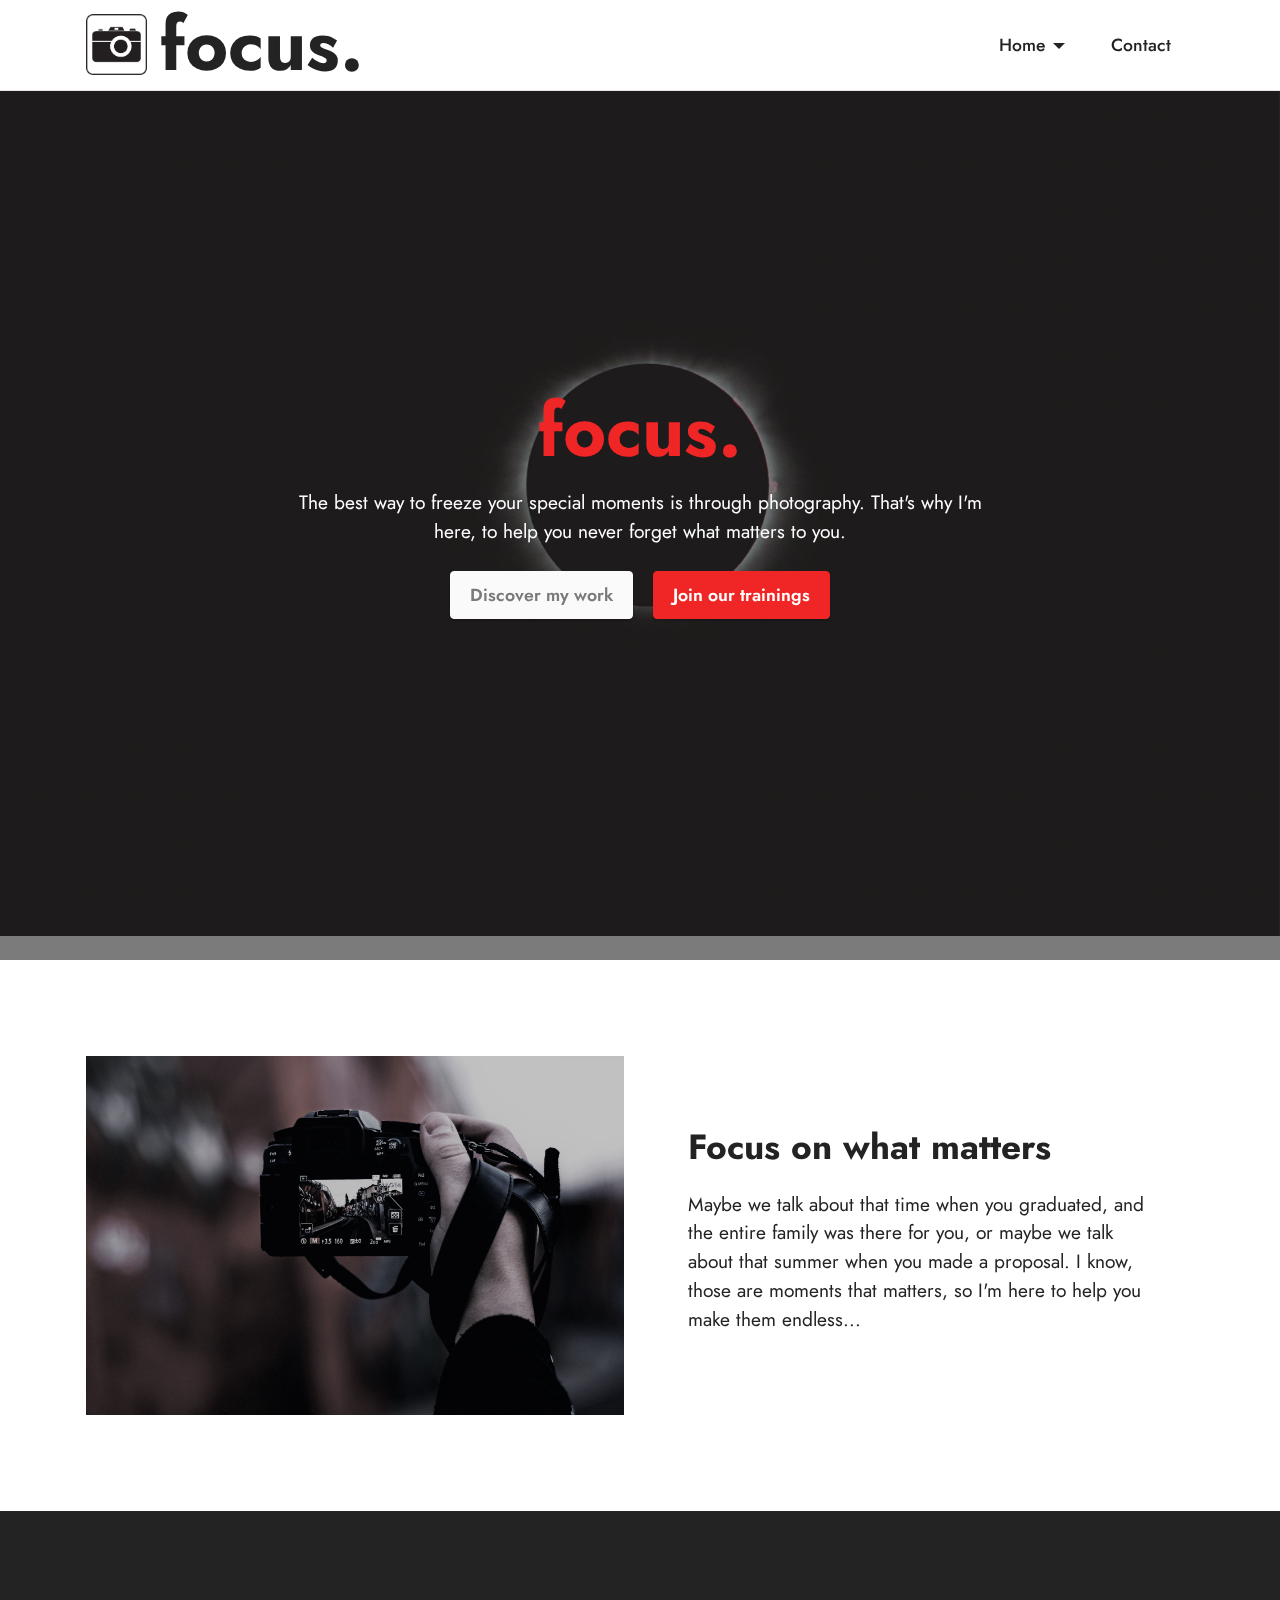
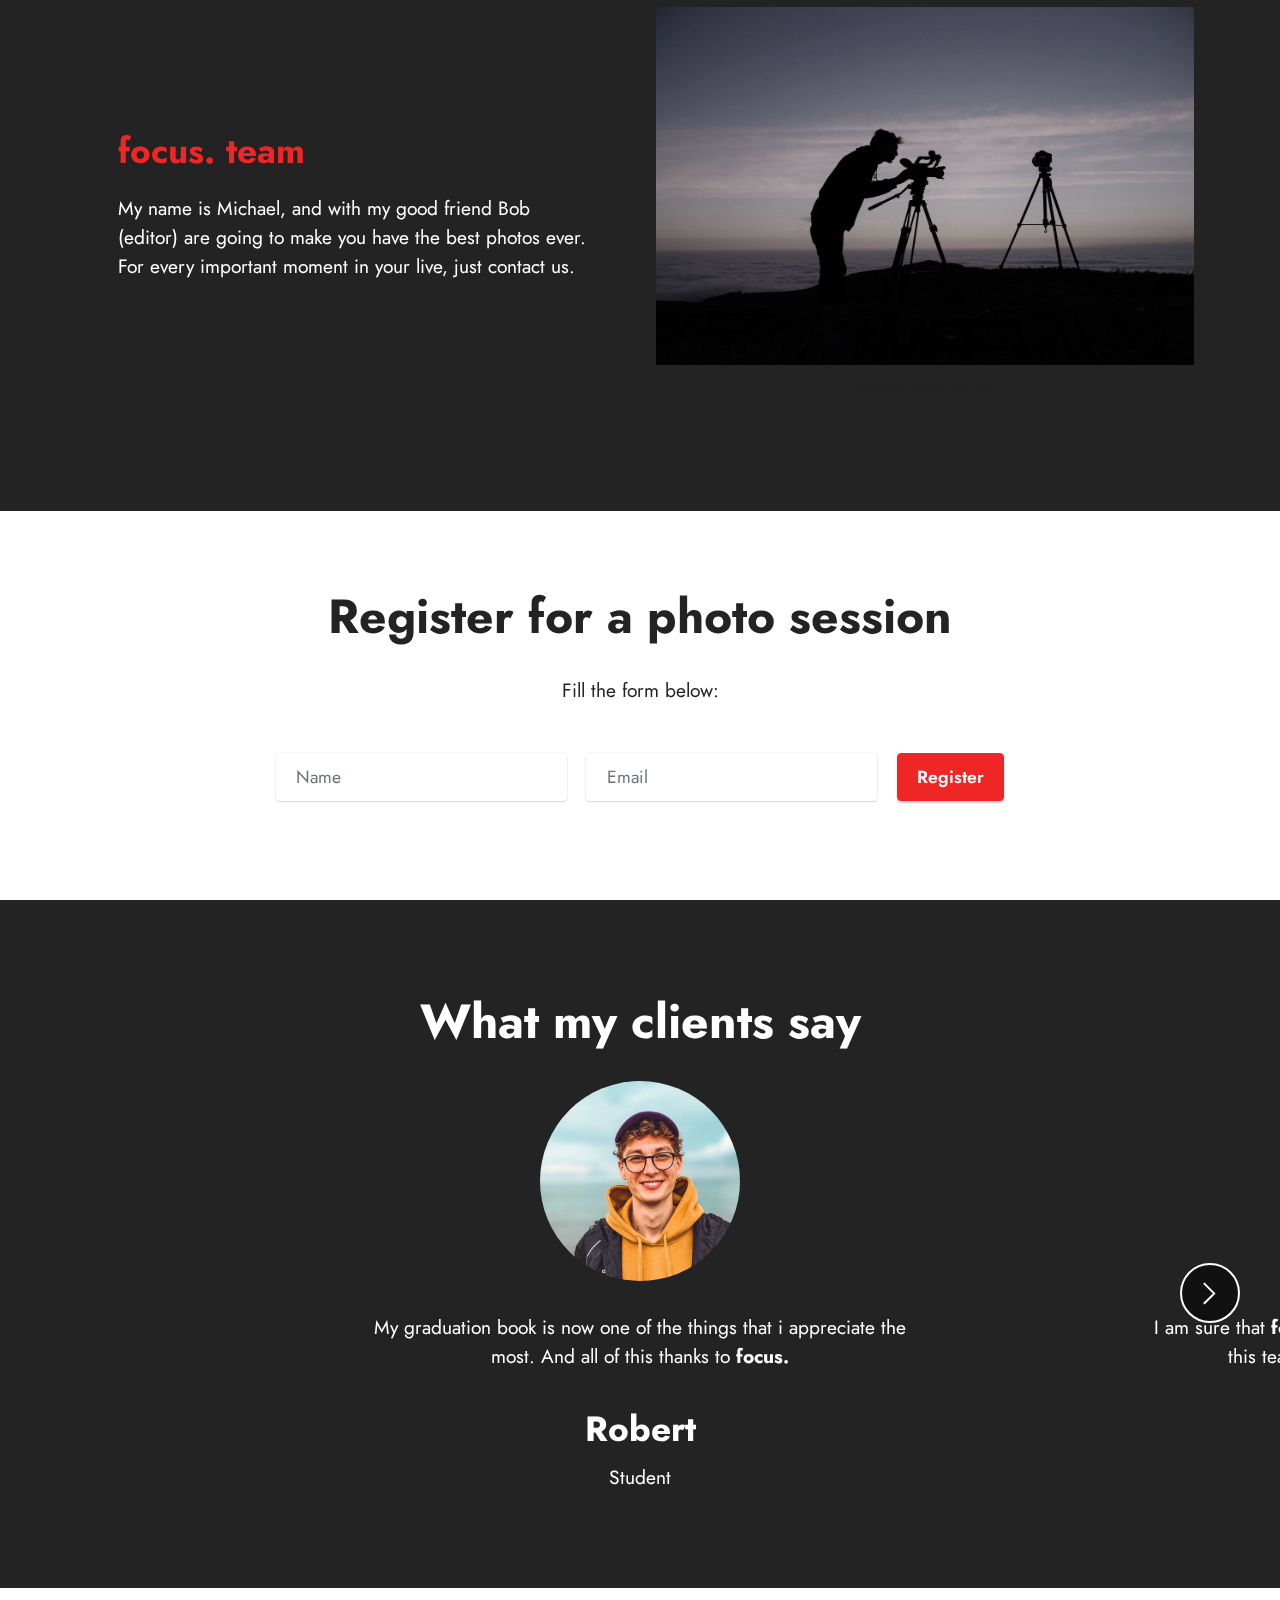
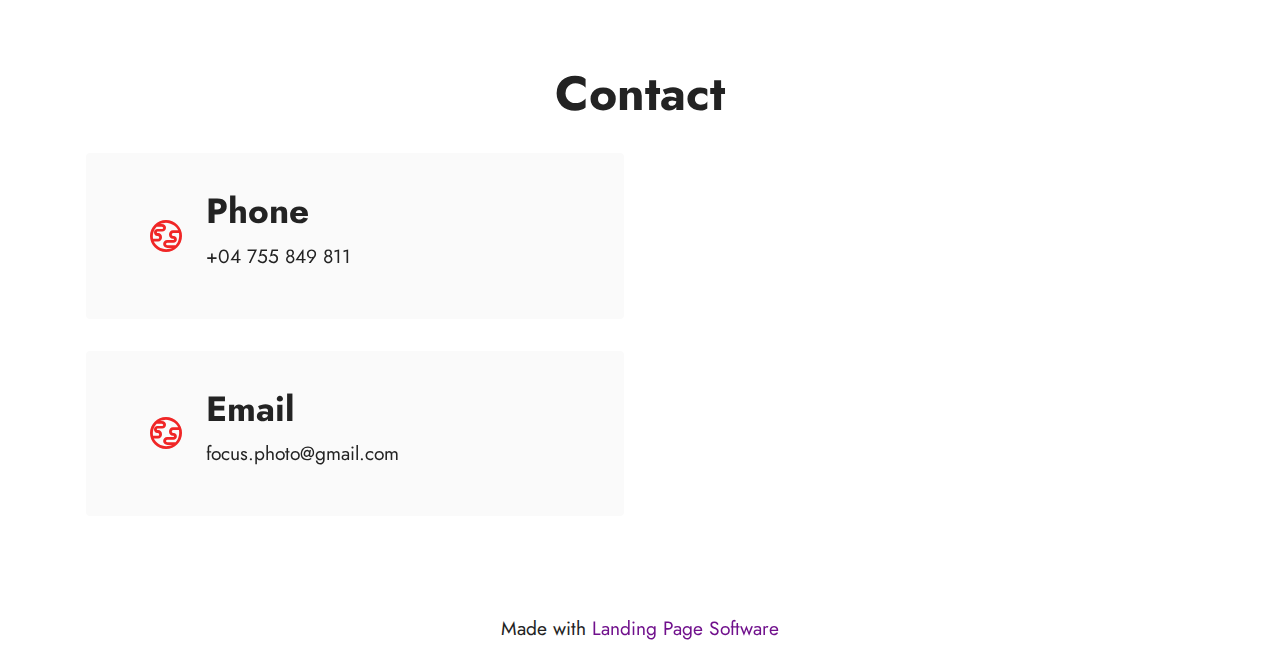
<file: index.html>
<!DOCTYPE html>
<html  >
<head>
  <!-- Site made with Mobirise Website Builder v5.7.4, https://mobirise.com -->
  <meta charset="UTF-8">
  <meta http-equiv="X-UA-Compatible" content="IE=edge">
  <meta name="generator" content="Mobirise v5.7.4, mobirise.com">
  <meta name="viewport" content="width=device-width, initial-scale=1, minimum-scale=1">
  <link rel="shortcut icon" href="assets/images/mbr-165x165.png" type="image/x-icon">
  <meta name="description" content="">
  
  
  <title>Home</title>
  <link rel="stylesheet" href="assets/web/assets/mobirise-icons2/mobirise2.css">
  <link rel="stylesheet" href="assets/bootstrap/css/bootstrap.min.css">
  <link rel="stylesheet" href="assets/bootstrap/css/bootstrap-grid.min.css">
  <link rel="stylesheet" href="assets/bootstrap/css/bootstrap-reboot.min.css">
  <link rel="stylesheet" href="assets/parallax/jarallax.css">
  <link rel="stylesheet" href="assets/dropdown/css/style.css">
  <link rel="stylesheet" href="assets/socicon/css/styles.css">
  <link rel="stylesheet" href="assets/theme/css/style.css">
  <link rel="preload" href="https://fonts.googleapis.com/css?family=Jost:100,200,300,400,500,600,700,800,900,100i,200i,300i,400i,500i,600i,700i,800i,900i&display=swap" as="style" onload="this.onload=null;this.rel='stylesheet'">
  <noscript><link rel="stylesheet" href="https://fonts.googleapis.com/css?family=Jost:100,200,300,400,500,600,700,800,900,100i,200i,300i,400i,500i,600i,700i,800i,900i&display=swap"></noscript>
  <link rel="preload" as="style" href="assets/mobirise/css/mbr-additional.css"><link rel="stylesheet" href="assets/mobirise/css/mbr-additional.css" type="text/css">

  
  
  
</head>
<body>
  
  <section data-bs-version="5.1" class="menu cid-s48OLK6784" once="menu" id="menu1-h">
    
    <nav class="navbar navbar-dropdown navbar-fixed-top navbar-expand-lg">
        <div class="container">
            <div class="navbar-brand">
                <span class="navbar-logo">
                    <a href="index.html">
                        <img src="assets/images/mbr-165x165.png" alt="Mobirise Website Builder" style="height: 3.8rem;">
                    </a>
                </span>
                <span class="navbar-caption-wrap"><a class="navbar-caption text-black text-primary display-1" href="index.html">focus.</a></span>
            </div>
            <button class="navbar-toggler" type="button" data-toggle="collapse" data-bs-toggle="collapse" data-target="#navbarSupportedContent" data-bs-target="#navbarSupportedContent" aria-controls="navbarNavAltMarkup" aria-expanded="false" aria-label="Toggle navigation">
                <div class="hamburger">
                    <span></span>
                    <span></span>
                    <span></span>
                    <span></span>
                </div>
            </button>
            <div class="collapse navbar-collapse" id="navbarSupportedContent">
                <ul class="navbar-nav nav-dropdown nav-right" data-app-modern-menu="true"><li class="nav-item dropdown"><a class="nav-link link text-black dropdown-toggle show display-4" href="https://mobirise.com" data-toggle="dropdown-submenu" data-bs-toggle="dropdown" data-bs-auto-close="outside" aria-expanded="false">Home</a><div class="dropdown-menu show" aria-labelledby="dropdown-333" data-bs-popper="none"><a class="text-black show dropdown-item text-primary display-4" href="page1.html">Photo Galery</a><a class="text-black dropdown-item text-primary display-4" href="page2.html#form4-w">Register</a></div></li><li class="nav-item"><a class="nav-link link text-black show text-primary display-4" href="index.html#contacts3-n">Contact</a></li></ul>
                
                
            </div>
        </div>
    </nav>

</section>

<section data-bs-version="5.1" class="header1 cid-s48MCQYojq mbr-fullscreen mbr-parallax-background" id="header1-f">

    

    <div class="mbr-overlay" style="opacity: 0.6; background-color: rgb(35, 35, 35);"></div>

    <div class="align-center container">
        <div class="row justify-content-center">
            <div class="col-12 col-lg-8">
                <h1 class="mbr-section-title mbr-fonts-style mb-3 display-1"><strong>foc</strong><strong>us.</strong></h1>
                
                <p class="mbr-text mbr-fonts-style display-7">The best way to freeze your special moments is through photography. That's why I'm here, to help you never forget what matters to you.<br></p>
                <div class="mbr-section-btn mt-3"><a class="btn btn-white display-4" href="page1.html">Discover my work</a> <a class="btn btn-secondary display-4" href="index.html#form2-p">Join our trainings</a></div>
            </div>
        </div>
    </div>
</section>

<section data-bs-version="5.1" class="image1 cid-tqp12RWLPQ" id="image1-s">
    

    
    

    <div class="container">
        <div class="row align-items-center">
            <div class="col-12 col-lg-6">
                <div class="image-wrapper">
                    <img src="assets/images/miha-jan-strehovec-5xatf-syisk-unsplash-1916x1277.jpg" alt="Mobirise Website Builder">
                    
                </div>
            </div>
            <div class="col-12 col-lg">
                <div class="text-wrapper">
                    <h3 class="mbr-section-title mbr-fonts-style mb-3 display-5"><strong>Focus on what matters</strong></h3>
                    <p class="mbr-text mbr-fonts-style display-7">
                        Maybe we talk about that time when you graduated, and the entire family was there for you, or maybe we talk about that summer when you made a proposal. I know, those are moments that matters, so I'm here to help you make them endless...</p>
                </div>
            </div>
        </div>
    </div>
</section>

<section data-bs-version="5.1" class="image2 cid-tqoVy04N62" id="image2-r">
    

    
    

    <div class="container">
        <div class="row align-items-center">
            <div class="col-12 col-lg-6">
                <div class="image-wrapper">
                    <img src="assets/images/kobu-agency-4h67ywxo2-m-unsplash-1-1256x837.jpg" alt="Mobirise Website Builder">
                    <p class="mbr-description mbr-fonts-style mt-2 align-center display-4">
                        Image Description</p>
                </div>
            </div>
            <div class="col-12 col-lg">
                <div class="text-wrapper">
                    <h3 class="mbr-section-title mbr-fonts-style mb-3 display-5">
                        <strong>focus. team</strong></h3>
                    <p class="mbr-text mbr-fonts-style display-7">
                        My name is Michael, and with my good friend Bob (editor) are going to make you have the best photos ever.<br>For every important moment in your live, just contact us.</p>
                </div>
            </div>
        </div>
    </div>
</section>

<section data-bs-version="5.1" class="form2 cid-tqoVoG9IbP" id="form2-p">

    

    
    
    <div class="container">
        <div class="row justify-content-center">
            <div class="col-lg-8 mx-auto mbr-form" data-form-type="formoid">
                <form action="https://mobirise.eu/" method="POST" class="mbr-form form-with-styler" data-form-title="Form Name"><input type="hidden" name="email" data-form-email="true" value="gu2CXxsAWrPuKbvvhdB3XAbd6AswgGlFv5aBUtCchTzPN8c87ywH373aeOP/NTIY5I/hWLzfZqH+tJBvnjVihbMTLYNYm9L9bFggYrasG9Qw1qvPzNcG14/ysRVUtXpj">
                    <div class="row">
                        <div hidden="hidden" data-form-alert="" class="alert alert-success col-12">Thanks for filling out the form!</div>
                        <div hidden="hidden" data-form-alert-danger="" class="alert alert-danger col-12">
                            Oops...! some problem!
                        </div>
                    </div>
                    <div class="dragArea row">
                        <div class="col-lg-12 col-md-12 col-sm-12">
                            <h1 class="mbr-section-title mb-4 align-center mbr-fonts-style display-2"><strong>Register for a photo session</strong></h1>
                        </div>
                        <div class="col-lg-12 col-md-12 col-sm-12">
                            <p class="mbr-text mbr-fonts-style mb-5 align-center display-7">Fill the form below:</p>
                        </div>
                        <div class="col-lg col-md col-12 form-group mb-3" data-for="email">
                            <input type="text" name="name" placeholder="Name" data-form-field="name" class="form-control" id="name-form2-p">
                        </div>
                        <div class="col-lg col-md col-12 form-group mb-3" data-for="email">
                            <input type="email" name="email" placeholder="Email" data-form-field="email" class="form-control" id="email-form2-p">
                        </div>
                        <div class="mbr-section-btn col-md-auto col"><button type="submit" class="btn btn-secondary display-4">Register</button></div>
                    </div>
                </form>
            </div>
        </div>
    </div>
</section>

<section data-bs-version="5.1" class="people5 mbr-embla cid-tqoEKbNhEu" id="people5-m">

    

    
    

    <div class="position-relative text-center">
        <h3 class="mb-4 mbr-fonts-style display-2">
            <strong>What my clients say</strong></h3>

        <div class="embla" data-skip-snaps="true" data-align="center" data-auto-play-interval="5" data-draggable="true">
            <div class="embla__viewport container-fluid">
                <div class="embla__container">
                    <div class="embla__slide slider-image item active" style="margin-left: 7rem; margin-right: 7rem;">
                        <div class="user">
                            <div class="user_image">
                                <div class="item-wrapper position-relative">
                                    <img src="assets/images/paul-kapischka-m58gp7tam54-unsplash-600x800.jpg" alt="Mobirise Website Builder" data-slide-to="1" data-bs-slide-to="1">
                                </div>
                            </div>
                            <div class="user_text mb-4">
                                <p class="mbr-fonts-style display-7">My graduation book is now one of the things that i appreciate the most. And all of this thanks to <strong>focus.</strong></p>
                            </div>
                            <div class="user_name mbr-fonts-style mb-2 display-5">
                                <strong>Robert</strong></div>
                            <div class="user_desk mbr-fonts-style display-7">
                                Student</div>
                        </div>
                    </div>
                    <div class="embla__slide slider-image item" style="margin-left: 7rem; margin-right: 7rem;">
                        <div class="user">
                            <div class="user_image">
                                <div class="item-wrapper position-relative">
                                    <img src="assets/images/michael-dam-mez3pofgs-k-unsplash-600x900.jpg" alt="Mobirise Website Builder" data-slide-to="2" data-bs-slide-to="2">
                                </div>
                            </div>
                            <div class="user_text mb-4">
                                <p class="mbr-fonts-style display-7">I am sure that <strong>focus.</strong> is the best choice for my wedding day because this team was there for me in my special moments.</p>
                            </div>
                            <div class="user_name mbr-fonts-style mb-2 display-5">
                                <strong>Linda</strong>
                            </div>
                            <div class="user_desk mbr-fonts-style display-7">
                                Bride to be</div>
                        </div>
                    </div>
                    <div class="embla__slide slider-image item" style="margin-left: 7rem; margin-right: 7rem;">
                        <div class="user">
                            <div class="user_image">
                                <div class="item-wrapper position-relative">
                                    <img src="assets/images/alex-mccarthy-rgkdwjoufh0-unsplash-600x800.jpg" alt="Mobirise Website Builder" data-slide-to="3" data-bs-slide-to="3">
                                </div>
                            </div>
                            <div class="user_text mb-4">
                                <p class="mbr-fonts-style display-7">
                                    Creativity, hard work, simplicity. Those words can perfectly describe what focus team means to me.</p>
                            </div>
                            <div class="user_name mbr-fonts-style mb-2 display-5">
                                <strong>Luc</strong></div>
                            <div class="user_desk mbr-fonts-style display-7">
                                Student</div>
                        </div>
                    </div>
                </div>
            </div>
            <button class="embla__button embla__button--prev">
                <span class="mobi-mbri mobi-mbri-arrow-prev mbr-iconfont" aria-hidden="true"></span>
                <span class="sr-only visually-hidden visually-hidden">Previous</span>
            </button>
            <button class="embla__button embla__button--next">
                <span class="mobi-mbri mobi-mbri-arrow-next mbr-iconfont" aria-hidden="true"></span>
                <span class="sr-only visually-hidden visually-hidden">Next</span>
            </button>
        </div>
    </div>
</section>

<section data-bs-version="5.1" class="contacts3 map1 cid-tqoRz4o0PN" id="contacts3-n">

    

    
    
    <div class="container">
        <div class="mbr-section-head">
            <h3 class="mbr-section-title mbr-fonts-style align-center mb-0 display-2">
                <strong>Contact</strong></h3>
            
        </div>
        <div class="row justify-content-center mt-4">
            <div class="card col-12 col-md-6">
                <div class="card-wrapper">
                    <div class="image-wrapper">
                        <span class="mbr-iconfont mobi-mbri-globe mobi-mbri" style="color: rgb(240, 38, 38); fill: rgb(240, 38, 38);"></span>
                    </div>
                    <div class="text-wrapper">
                        <h6 class="card-title mbr-fonts-style mb-1 display-5">
                            <strong>Phone</strong>
                        </h6>
                        <p class="mbr-text mbr-fonts-style display-7">+04 755 849 811</p>
                    </div>
                </div>
                <div class="card-wrapper">
                    <div class="image-wrapper">
                        <span class="mbr-iconfont mobi-mbri-globe mobi-mbri" style="color: rgb(240, 38, 38); fill: rgb(240, 38, 38);"></span>
                    </div>
                    <div class="text-wrapper">
                        <h6 class="card-title mbr-fonts-style mb-1 display-5">
                            <strong>Email</strong>
                        </h6>
                        <p class="mbr-text mbr-fonts-style display-7">focus.photo@gmail.com</p>
                    </div>
                </div>
            </div>
            <div class="map-wrapper col-12 col-md-6">
                <div class="google-map"><iframe frameborder="0" style="border:0" src="https://www.google.com/maps/embed/v1/place?key=AIzaSyDk89J4FSunMF33ruMVWJaJht_Ro0kvoXs&amp;q=Cluj-Napoca, Hasdeu, camin 1" allowfullscreen=""></iframe></div>
            </div>
        </div>
    </div>
</section><section class="display-7" style="padding: 0;align-items: center;justify-content: center;flex-wrap: wrap;    align-content: center;display: flex;position: relative;height: 4rem;"><a href="https://mobiri.se/2924070" style="flex: 1 1;height: 4rem;position: absolute;width: 100%;z-index: 1;"><img alt="" style="height: 4rem;" src="[data-uri]"></a><p style="margin: 0;text-align: center;" class="display-7">Made with &#8204;</p><a style="z-index:1" href="https://mobirise.com/builder/landing-page-software.html">Landing Page Software</a></section><script src="assets/bootstrap/js/bootstrap.bundle.min.js"></script>  <script src="assets/parallax/jarallax.js"></script>  <script src="assets/smoothscroll/smooth-scroll.js"></script>  <script src="assets/ytplayer/index.js"></script>  <script src="assets/embla/embla.min.js"></script>  <script src="assets/embla/script.js"></script>  <script src="assets/dropdown/js/navbar-dropdown.js"></script>  <script src="assets/theme/js/script.js"></script>  <script src="assets/formoid/formoid.min.js"></script>  
  
  
</body>
</html>
</file>
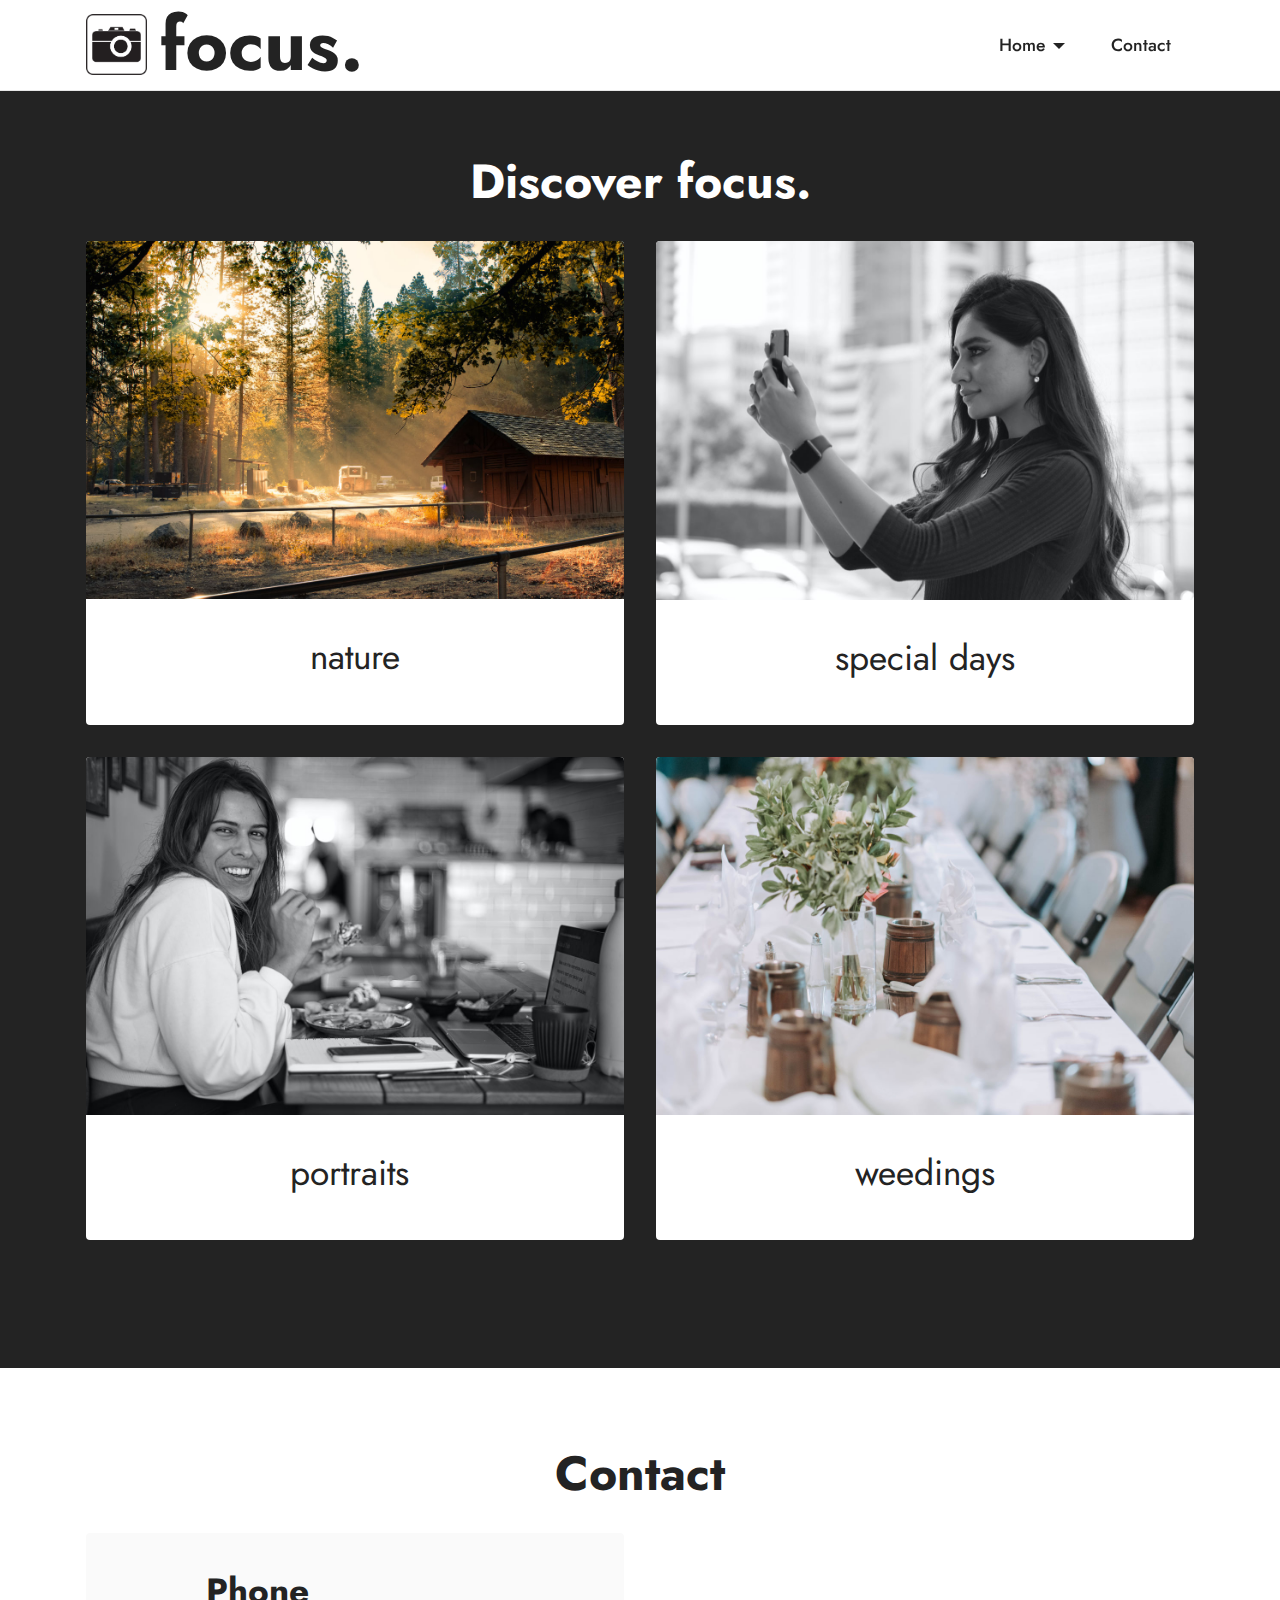
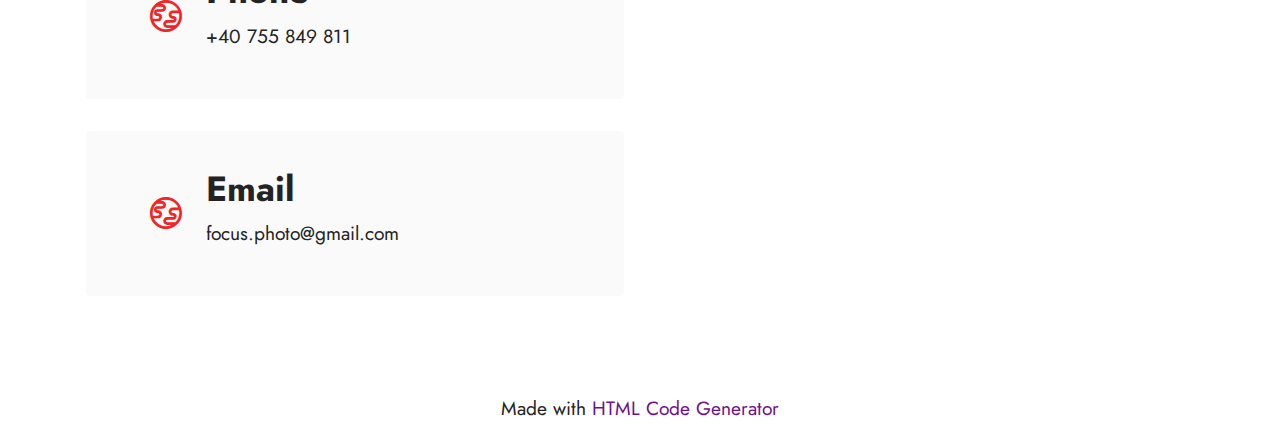
<file: page1.html>
<!DOCTYPE html>
<html  >
<head>
  <!-- Site made with Mobirise Website Builder v5.7.4, https://mobirise.com -->
  <meta charset="UTF-8">
  <meta http-equiv="X-UA-Compatible" content="IE=edge">
  <meta name="generator" content="Mobirise v5.7.4, mobirise.com">
  <meta name="viewport" content="width=device-width, initial-scale=1, minimum-scale=1">
  <link rel="shortcut icon" href="assets/images/mbr-165x165.png" type="image/x-icon">
  <meta name="description" content="">
  
  
  <title>My work</title>
  <link rel="stylesheet" href="assets/web/assets/mobirise-icons2/mobirise2.css">
  <link rel="stylesheet" href="assets/bootstrap/css/bootstrap.min.css">
  <link rel="stylesheet" href="assets/bootstrap/css/bootstrap-grid.min.css">
  <link rel="stylesheet" href="assets/bootstrap/css/bootstrap-reboot.min.css">
  <link rel="stylesheet" href="assets/dropdown/css/style.css">
  <link rel="stylesheet" href="assets/socicon/css/styles.css">
  <link rel="stylesheet" href="assets/theme/css/style.css">
  <link rel="preload" href="https://fonts.googleapis.com/css?family=Jost:100,200,300,400,500,600,700,800,900,100i,200i,300i,400i,500i,600i,700i,800i,900i&display=swap" as="style" onload="this.onload=null;this.rel='stylesheet'">
  <noscript><link rel="stylesheet" href="https://fonts.googleapis.com/css?family=Jost:100,200,300,400,500,600,700,800,900,100i,200i,300i,400i,500i,600i,700i,800i,900i&display=swap"></noscript>
  <link rel="preload" as="style" href="assets/mobirise/css/mbr-additional.css"><link rel="stylesheet" href="assets/mobirise/css/mbr-additional.css" type="text/css">

  
  
  
</head>
<body>
  
  <section data-bs-version="5.1" class="menu cid-s48OLK6784" once="menu" id="menu1-t">
    
    <nav class="navbar navbar-dropdown navbar-fixed-top navbar-expand-lg">
        <div class="container">
            <div class="navbar-brand">
                <span class="navbar-logo">
                    <a href="index.html">
                        <img src="assets/images/mbr-165x165.png" alt="Mobirise Website Builder" style="height: 3.8rem;">
                    </a>
                </span>
                <span class="navbar-caption-wrap"><a class="navbar-caption text-black text-primary display-1" href="index.html">focus.</a></span>
            </div>
            <button class="navbar-toggler" type="button" data-toggle="collapse" data-bs-toggle="collapse" data-target="#navbarSupportedContent" data-bs-target="#navbarSupportedContent" aria-controls="navbarNavAltMarkup" aria-expanded="false" aria-label="Toggle navigation">
                <div class="hamburger">
                    <span></span>
                    <span></span>
                    <span></span>
                    <span></span>
                </div>
            </button>
            <div class="collapse navbar-collapse" id="navbarSupportedContent">
                <ul class="navbar-nav nav-dropdown nav-right" data-app-modern-menu="true"><li class="nav-item dropdown"><a class="nav-link link text-black dropdown-toggle show display-4" href="https://mobirise.com" data-toggle="dropdown-submenu" data-bs-toggle="dropdown" data-bs-auto-close="outside" aria-expanded="false">Home</a><div class="dropdown-menu show" aria-labelledby="dropdown-333" data-bs-popper="none"><a class="text-black show dropdown-item text-primary display-4" href="page1.html">Photo Galery</a><a class="text-black dropdown-item text-primary display-4" href="page2.html#form4-w">Register</a></div></li><li class="nav-item"><a class="nav-link link text-black show text-primary display-4" href="index.html#contacts3-n">Contact</a></li></ul>
                
                
            </div>
        </div>
    </nav>

</section>

<section data-bs-version="5.1" class="gallery2 cid-tqpoQfdQEI" id="gallery2-u">
    
    
    <div class="container">
        <div class="mbr-section-head">
            <h4 class="mbr-section-title mbr-fonts-style align-center mb-0 display-2"><strong>Discover focus.</strong></h4>
            
        </div>
        <div class="row mt-4">
            
            
            <div class="item features-image сol-12 col-md-6 col-lg-6 active">
                <div class="item-wrapper">
                    <div class="item-img">
                        <img src="assets/images/stefano-d-andrea-uxisw4vk1gm-unsplash-1256x837.jpg" alt="Mobirise Website Builder" data-slide-to="0" data-bs-slide-to="0">
                    </div>
                    <div class="item-content">
                        <h5 class="item-title mbr-fonts-style display-5">nature</h5>
                        
                        
                    </div>
                    
                </div>
            </div><div class="item features-image сol-12 col-md-6 col-lg-6">
                <div class="item-wrapper">
                    <div class="item-img">
                        <img src="assets/images/abdalla-m-zxyvmuew8ok-unsplash-1256x838.jpg" alt="Mobirise Website Builder" title="" data-slide-to="1" data-bs-slide-to="1">
                    </div>
                    <div class="item-content">
                        <h5 class="item-title mbr-fonts-style display-5">special days</h5>
                        
                        
                    </div>
                    
                </div>
            </div><div class="item features-image сol-12 col-md-6 col-lg-6">
                <div class="item-wrapper">
                    <div class="item-img">
                        <img src="assets/images/abdalla-m-yc3wivrak-w-unsplash-1-1256x837.jpg" alt="Mobirise Website Builder" data-slide-to="2" data-bs-slide-to="2">
                    </div>
                    <div class="item-content">
                        <h5 class="item-title mbr-fonts-style display-5">portraits&nbsp;</h5>
                        
                        
                    </div>
                    
                </div>
            </div><div class="item features-image сol-12 col-md-6 col-lg-6">
                <div class="item-wrapper">
                    <div class="item-img">
                        <img src="assets/images/samantha-gades-6vl0fgvydiy-unsplash-1256x838.jpg" alt="Mobirise Website Builder" data-slide-to="3" data-bs-slide-to="3">
                    </div>
                    <div class="item-content">
                        <h5 class="item-title mbr-fonts-style display-5">weedings</h5>
                        
                        
                    </div>
                    
                </div>
            </div>
            
        </div>
    </div>
</section>

<section data-bs-version="5.1" class="contacts3 map1 cid-tqpwU1ZV1f" id="contacts3-z">

    

    
    
    <div class="container">
        <div class="mbr-section-head">
            <h3 class="mbr-section-title mbr-fonts-style align-center mb-0 display-2">
                <strong>Contact</strong></h3>
            
        </div>
        <div class="row justify-content-center mt-4">
            <div class="card col-12 col-md-6">
                <div class="card-wrapper">
                    <div class="image-wrapper">
                        <span class="mbr-iconfont mobi-mbri-globe mobi-mbri" style="color: rgb(240, 38, 38); fill: rgb(240, 38, 38);"></span>
                    </div>
                    <div class="text-wrapper">
                        <h6 class="card-title mbr-fonts-style mb-1 display-5">
                            <strong>Phone</strong>
                        </h6>
                        <p class="mbr-text mbr-fonts-style display-7">+40 755 849 811</p>
                    </div>
                </div>
                <div class="card-wrapper">
                    <div class="image-wrapper">
                        <span class="mbr-iconfont mobi-mbri-globe mobi-mbri" style="color: rgb(240, 38, 38); fill: rgb(240, 38, 38);"></span>
                    </div>
                    <div class="text-wrapper">
                        <h6 class="card-title mbr-fonts-style mb-1 display-5">
                            <strong>Email</strong>
                        </h6>
                        <p class="mbr-text mbr-fonts-style display-7">
                            <a href="mailto:info@site.com" class="text-black">focus.photo@gmail.com</a>
                        </p>
                    </div>
                </div>
            </div>
            <div class="map-wrapper col-12 col-md-6">
                <div class="google-map"><iframe frameborder="0" style="border:0" src="https://www.google.com/maps/embed/v1/place?key=AIzaSyDk89J4FSunMF33ruMVWJaJht_Ro0kvoXs&amp;q=Cluj-Napoca, Hasdeu, camin 1" allowfullscreen=""></iframe></div>
            </div>
        </div>
    </div>
</section><section class="display-7" style="padding: 0;align-items: center;justify-content: center;flex-wrap: wrap;    align-content: center;display: flex;position: relative;height: 4rem;"><a href="https://mobiri.se/2924070" style="flex: 1 1;height: 4rem;position: absolute;width: 100%;z-index: 1;"><img alt="" style="height: 4rem;" src="[data-uri]"></a><p style="margin: 0;text-align: center;" class="display-7">Made with  &#8204;</p><a style="z-index:1" href="https://mobirise.com/builder/html-code-generator.html">HTML Code Generator</a></section><script src="assets/bootstrap/js/bootstrap.bundle.min.js"></script>  <script src="assets/smoothscroll/smooth-scroll.js"></script>  <script src="assets/ytplayer/index.js"></script>  <script src="assets/dropdown/js/navbar-dropdown.js"></script>  <script src="assets/theme/js/script.js"></script>  
  
  
</body>
</html>
</file>
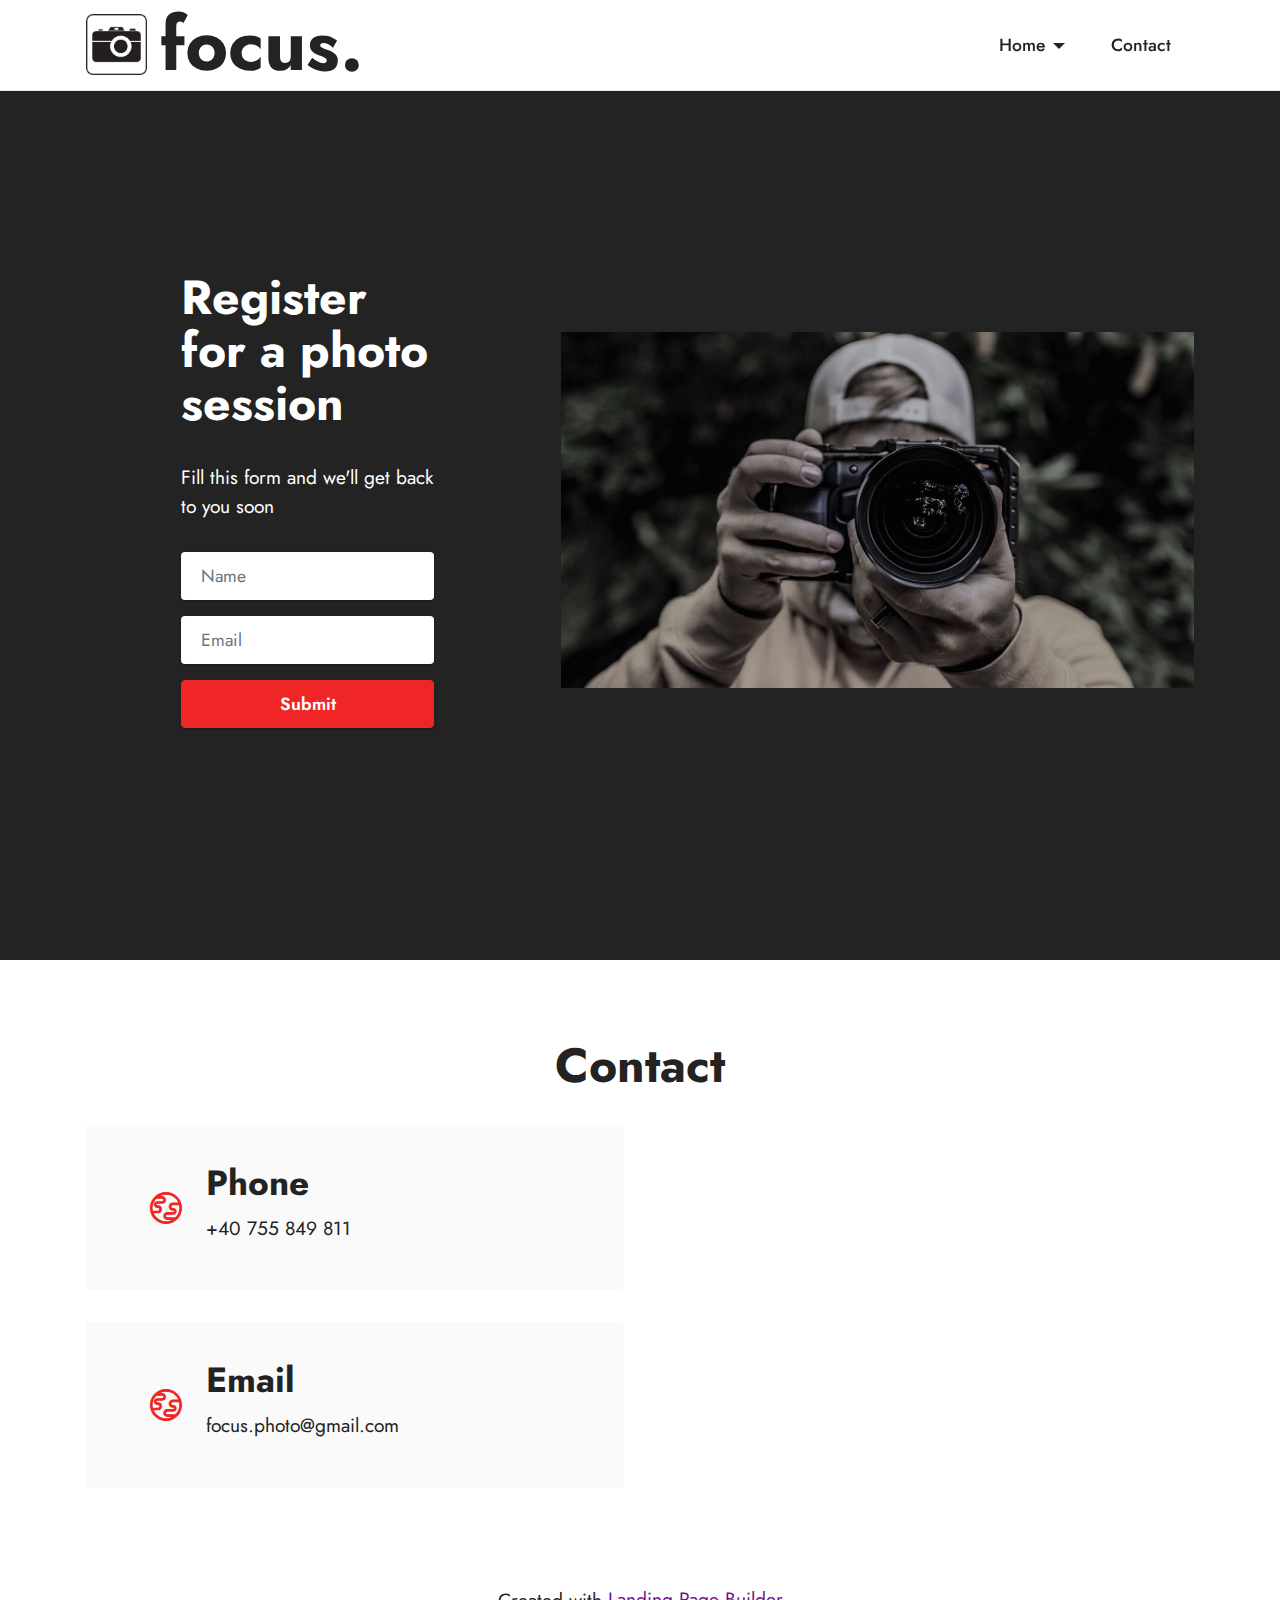
<file: page2.html>
<!DOCTYPE html>
<html  >
<head>
  <!-- Site made with Mobirise Website Builder v5.7.4, https://mobirise.com -->
  <meta charset="UTF-8">
  <meta http-equiv="X-UA-Compatible" content="IE=edge">
  <meta name="generator" content="Mobirise v5.7.4, mobirise.com">
  <meta name="viewport" content="width=device-width, initial-scale=1, minimum-scale=1">
  <link rel="shortcut icon" href="assets/images/mbr-165x165.png" type="image/x-icon">
  <meta name="description" content="">
  
  
  <title>register</title>
  <link rel="stylesheet" href="assets/web/assets/mobirise-icons2/mobirise2.css">
  <link rel="stylesheet" href="assets/bootstrap/css/bootstrap.min.css">
  <link rel="stylesheet" href="assets/bootstrap/css/bootstrap-grid.min.css">
  <link rel="stylesheet" href="assets/bootstrap/css/bootstrap-reboot.min.css">
  <link rel="stylesheet" href="assets/dropdown/css/style.css">
  <link rel="stylesheet" href="assets/socicon/css/styles.css">
  <link rel="stylesheet" href="assets/theme/css/style.css">
  <link rel="preload" href="https://fonts.googleapis.com/css?family=Jost:100,200,300,400,500,600,700,800,900,100i,200i,300i,400i,500i,600i,700i,800i,900i&display=swap" as="style" onload="this.onload=null;this.rel='stylesheet'">
  <noscript><link rel="stylesheet" href="https://fonts.googleapis.com/css?family=Jost:100,200,300,400,500,600,700,800,900,100i,200i,300i,400i,500i,600i,700i,800i,900i&display=swap"></noscript>
  <link rel="preload" as="style" href="assets/mobirise/css/mbr-additional.css"><link rel="stylesheet" href="assets/mobirise/css/mbr-additional.css" type="text/css">

  
  
  
</head>
<body>
  
  <section data-bs-version="5.1" class="menu cid-s48OLK6784" once="menu" id="menu1-v">
    
    <nav class="navbar navbar-dropdown navbar-fixed-top navbar-expand-lg">
        <div class="container">
            <div class="navbar-brand">
                <span class="navbar-logo">
                    <a href="index.html">
                        <img src="assets/images/mbr-165x165.png" alt="Mobirise Website Builder" style="height: 3.8rem;">
                    </a>
                </span>
                <span class="navbar-caption-wrap"><a class="navbar-caption text-black text-primary display-1" href="index.html">focus.</a></span>
            </div>
            <button class="navbar-toggler" type="button" data-toggle="collapse" data-bs-toggle="collapse" data-target="#navbarSupportedContent" data-bs-target="#navbarSupportedContent" aria-controls="navbarNavAltMarkup" aria-expanded="false" aria-label="Toggle navigation">
                <div class="hamburger">
                    <span></span>
                    <span></span>
                    <span></span>
                    <span></span>
                </div>
            </button>
            <div class="collapse navbar-collapse" id="navbarSupportedContent">
                <ul class="navbar-nav nav-dropdown nav-right" data-app-modern-menu="true"><li class="nav-item dropdown"><a class="nav-link link text-black dropdown-toggle show display-4" href="https://mobirise.com" data-toggle="dropdown-submenu" data-bs-toggle="dropdown" data-bs-auto-close="outside" aria-expanded="false">Home</a><div class="dropdown-menu show" aria-labelledby="dropdown-333" data-bs-popper="none"><a class="text-black show dropdown-item text-primary display-4" href="page1.html">Photo Galery</a><a class="text-black dropdown-item text-primary display-4" href="page2.html#form4-w">Register</a></div></li><li class="nav-item"><a class="nav-link link text-black show text-primary display-4" href="index.html#contacts3-n">Contact</a></li></ul>
                
                
            </div>
        </div>
    </nav>

</section>

<section data-bs-version="5.1" class="form4 cid-tqprhS1SKj mbr-fullscreen" id="form4-w">

    

    

    <div class="container">
        <div class="row content-wrapper justify-content-center">
            <div class="col-lg-3 offset-lg-1 mbr-form" data-form-type="formoid">
                <form action="https://mobirise.eu/" method="POST" class="mbr-form form-with-styler" data-form-title="Form Name"><input type="hidden" name="email" data-form-email="true" value="VNf/UUInHVJfpqKqnpRtqFVbIVAEJWrrUuNGNqvqwu57yg07SQtPbS0giA+pZZ6x2d6tm2tojf5J0Sq0KEtnO02sK385RFDLYRg4IMZeH1Crks34faboNy8F6hL/iyfM">
                    <div class="row">
                        <div hidden="hidden" data-form-alert="" class="alert alert-success col-12">Thanks for filling out the form!</div>
                        <div hidden="hidden" data-form-alert-danger="" class="alert alert-danger col-12">
                            Oops...! some problem!
                        </div>
                    </div>
                    <div class="dragArea row">
                        <div class="col-lg-12 col-md-12 col-sm-12">
                            <h1 class="mbr-section-title mb-4 display-2"><strong>Register for a photo session</strong></h1>
                        </div>
                        <div class="col-lg-12 col-md-12 col-sm-12">
                            <p class="mbr-text mbr-fonts-style mb-4 display-7">
                                Fill this form and we'll get back to you soon</p>
                        </div>
                        <div class="col-lg-12 col-md col-12 form-group mb-3" data-for="name">
                            <input type="text" name="name" placeholder="Name" data-form-field="name" class="form-control" value="" id="name-form4-w">
                        </div>
                        <div class="col-lg-12 col-md col-12 form-group mb-3" data-for="email">
                            <input type="email" name="email" placeholder="Email" data-form-field="email" class="form-control" value="" id="email-form4-w">
                        </div>
                        <div class="col-12 col-md-auto mbr-section-btn">
                            <button type="submit" class="btn btn-secondary display-4">Submit</button>
                        </div>
                    </div>
                </form>
            </div>
            <div class="col-lg-7 offset-lg-1 col-12">
                <div class="image-wrapper">
                    <img class="w-100" src="assets/images/cody-scott-milewski-rungkof36zm-unsplash-1-1476x830.jpeg" alt="Mobirise Website Builder">
                </div>
            </div>
        </div>
    </div>
</section>

<section data-bs-version="5.1" class="contacts3 map1 cid-tqprrPLSfC" id="contacts3-x">

    

    
    
    <div class="container">
        <div class="mbr-section-head">
            <h3 class="mbr-section-title mbr-fonts-style align-center mb-0 display-2">
                <strong>Contact</strong></h3>
            
        </div>
        <div class="row justify-content-center mt-4">
            <div class="card col-12 col-md-6">
                <div class="card-wrapper">
                    <div class="image-wrapper">
                        <span class="mbr-iconfont mobi-mbri-globe mobi-mbri" style="color: rgb(240, 38, 38); fill: rgb(240, 38, 38);"></span>
                    </div>
                    <div class="text-wrapper">
                        <h6 class="card-title mbr-fonts-style mb-1 display-5">
                            <strong>Phone</strong>
                        </h6>
                        <p class="mbr-text mbr-fonts-style display-7">+40 755 849 811</p>
                    </div>
                </div>
                <div class="card-wrapper">
                    <div class="image-wrapper">
                        <span class="mbr-iconfont mobi-mbri-globe mobi-mbri" style="color: rgb(240, 38, 38); fill: rgb(240, 38, 38);"></span>
                    </div>
                    <div class="text-wrapper">
                        <h6 class="card-title mbr-fonts-style mb-1 display-5">
                            <strong>Email</strong>
                        </h6>
                        <p class="mbr-text mbr-fonts-style display-7">
                            <a href="mailto:info@site.com" class="text-black">focus.photo@gmail.com</a>
                        </p>
                    </div>
                </div>
            </div>
            <div class="map-wrapper col-12 col-md-6">
                <div class="google-map"><iframe frameborder="0" style="border:0" src="https://www.google.com/maps/embed/v1/place?key=AIzaSyDk89J4FSunMF33ruMVWJaJht_Ro0kvoXs&amp;q=Cluj-Napoca, Hasdeu, camin 1" allowfullscreen=""></iframe></div>
            </div>
        </div>
    </div>
</section><section class="display-7" style="padding: 0;align-items: center;justify-content: center;flex-wrap: wrap;    align-content: center;display: flex;position: relative;height: 4rem;"><a href="https://mobiri.se/2924070" style="flex: 1 1;height: 4rem;position: absolute;width: 100%;z-index: 1;"><img alt="" style="height: 4rem;" src="[data-uri]"></a><p style="margin: 0;text-align: center;" class="display-7">Created with &#8204;</p><a style="z-index:1" href="https://mobirise.com/builder/landing-page-builder.html">Landing Page Builder</a></section><script src="assets/bootstrap/js/bootstrap.bundle.min.js"></script>  <script src="assets/smoothscroll/smooth-scroll.js"></script>  <script src="assets/ytplayer/index.js"></script>  <script src="assets/dropdown/js/navbar-dropdown.js"></script>  <script src="assets/theme/js/script.js"></script>  <script src="assets/formoid/formoid.min.js"></script>  
  
  
</body>
</html>
</file>
<file: assets/web/assets/mobirise-icons2/mobirise2.css>
@font-face {
  font-family: 'Moririse2';
  font-display: swap;
  src:  url('mobirise2.eot?f2bix4');
  src:  url('mobirise2.eot?f2bix4#iefix') format('embedded-opentype'),
    url('mobirise2.ttf?f2bix4') format('truetype'),
    url('mobirise2.woff?f2bix4') format('woff'),
    url('mobirise2.svg?f2bix4#mobirise2') format('svg');
  font-weight: normal;
  font-style: normal;
}

[class^="mobi-"], [class*=" mobi-"] {
  /* use !important to prevent issues with browser extensions that change fonts */
  font-family: 'Moririse2' !important;
  speak: none;
  font-style: normal;
  font-weight: normal;
  font-variant: normal;
  text-transform: none;
  line-height: 1;

  /* Better Font Rendering =========== */
  -webkit-font-smoothing: antialiased;
  -moz-osx-font-smoothing: grayscale;
}

.mobi-mbri-add-submenu:before {
  content: "\e900";
}
.mobi-mbri-alert:before {
  content: "\e901";
}
.mobi-mbri-align-center:before {
  content: "\e902";
}
.mobi-mbri-align-justify:before {
  content: "\e903";
}
.mobi-mbri-align-left:before {
  content: "\e904";
}
.mobi-mbri-align-right:before {
  content: "\e905";
}
.mobi-mbri-android:before {
  content: "\e906";
}
.mobi-mbri-apple:before {
  content: "\e907";
}
.mobi-mbri-arrow-down:before {
  content: "\e908";
}
.mobi-mbri-arrow-next:before {
  content: "\e909";
}
.mobi-mbri-arrow-prev:before {
  content: "\e90a";
}
.mobi-mbri-arrow-up:before {
  content: "\e90b";
}
.mobi-mbri-bold:before {
  content: "\e90c";
}
.mobi-mbri-bookmark:before {
  content: "\e90d";
}
.mobi-mbri-bootstrap:before {
  content: "\e90e";
}
.mobi-mbri-briefcase:before {
  content: "\e90f";
}
.mobi-mbri-browse:before {
  content: "\e910";
}
.mobi-mbri-bulleted-list:before {
  content: "\e911";
}
.mobi-mbri-calendar:before {
  content: "\e912";
}
.mobi-mbri-camera:before {
  content: "\e913";
}
.mobi-mbri-cart-add:before {
  content: "\e914";
}
.mobi-mbri-cart-full:before {
  content: "\e915";
}
.mobi-mbri-cash:before {
  content: "\e916";
}
.mobi-mbri-change-style:before {
  content: "\e917";
}
.mobi-mbri-chat:before {
  content: "\e918";
}
.mobi-mbri-clock:before {
  content: "\e919";
}
.mobi-mbri-close:before {
  content: "\e91a";
}
.mobi-mbri-cloud:before {
  content: "\e91b";
}
.mobi-mbri-code:before {
  content: "\e91c";
}
.mobi-mbri-contact-form:before {
  content: "\e91d";
}
.mobi-mbri-credit-card:before {
  content: "\e91e";
}
.mobi-mbri-cursor-click:before {
  content: "\e91f";
}
.mobi-mbri-cust-feedback:before {
  content: "\e920";
}
.mobi-mbri-database:before {
  content: "\e921";
}
.mobi-mbri-delivery:before {
  content: "\e922";
}
.mobi-mbri-desktop:before {
  content: "\e923";
}
.mobi-mbri-devices:before {
  content: "\e924";
}
.mobi-mbri-down:before {
  content: "\e925";
}
.mobi-mbri-download-2:before {
  content: "\e926";
}
.mobi-mbri-download:before {
  content: "\e927";
}
.mobi-mbri-drag-n-drop-2:before {
  content: "\e928";
}
.mobi-mbri-drag-n-drop:before {
  content: "\e929";
}
.mobi-mbri-edit-2:before {
  content: "\e92a";
}
.mobi-mbri-edit:before {
  content: "\e92b";
}
.mobi-mbri-error:before {
  content: "\e92c";
}
.mobi-mbri-extension:before {
  content: "\e92d";
}
.mobi-mbri-features:before {
  content: "\e92e";
}
.mobi-mbri-file:before {
  content: "\e92f";
}
.mobi-mbri-flag:before {
  content: "\e930";
}
.mobi-mbri-folder:before {
  content: "\e931";
}
.mobi-mbri-gift:before {
  content: "\e932";
}
.mobi-mbri-github:before {
  content: "\e933";
}
.mobi-mbri-globe-2:before {
  content: "\e934";
}
.mobi-mbri-globe:before {
  content: "\e935";
}
.mobi-mbri-growing-chart:before {
  content: "\e936";
}
.mobi-mbri-hearth:before {
  content: "\e937";
}
.mobi-mbri-help:before {
  content: "\e938";
}
.mobi-mbri-home:before {
  content: "\e939";
}
.mobi-mbri-hot-cup:before {
  content: "\e93a";
}
.mobi-mbri-idea:before {
  content: "\e93b";
}
.mobi-mbri-image-gallery:before {
  content: "\e93c";
}
.mobi-mbri-image-slider:before {
  content: "\e93d";
}
.mobi-mbri-info:before {
  content: "\e93e";
}
.mobi-mbri-italic:before {
  content: "\e93f";
}
.mobi-mbri-key:before {
  content: "\e940";
}
.mobi-mbri-laptop:before {
  content: "\e941";
}
.mobi-mbri-layers:before {
  content: "\e942";
}
.mobi-mbri-left-right:before {
  content: "\e943";
}
.mobi-mbri-left:before {
  content: "\e944";
}
.mobi-mbri-letter:before {
  content: "\e945";
}
.mobi-mbri-like:before {
  content: "\e946";
}
.mobi-mbri-link:before {
  content: "\e947";
}
.mobi-mbri-lock:before {
  content: "\e948";
}
.mobi-mbri-login:before {
  content: "\e949";
}
.mobi-mbri-logout:before {
  content: "\e94a";
}
.mobi-mbri-magic-stick:before {
  content: "\e94b";
}
.mobi-mbri-map-pin:before {
  content: "\e94c";
}
.mobi-mbri-menu:before {
  content: "\e94d";
}
.mobi-mbri-mobile-2:before {
  content: "\e94e";
}
.mobi-mbri-mobile-horizontal:before {
  content: "\e94f";
}
.mobi-mbri-mobile:before {
  content: "\e950";
}
.mobi-mbri-mobirise:before {
  content: "\e951";
}
.mobi-mbri-more-horizontal:before {
  content: "\e952";
}
.mobi-mbri-more-vertical:before {
  content: "\e953";
}
.mobi-mbri-music:before {
  content: "\e954";
}
.mobi-mbri-new-file:before {
  content: "\e955";
}
.mobi-mbri-numbered-list:before {
  content: "\e956";
}
.mobi-mbri-opened-folder:before {
  content: "\e957";
}
.mobi-mbri-pages:before {
  content: "\e958";
}
.mobi-mbri-paper-plane:before {
  content: "\e959";
}
.mobi-mbri-paperclip:before {
  content: "\e95a";
}
.mobi-mbri-phone:before {
  content: "\e95b";
}
.mobi-mbri-photo:before {
  content: "\e95c";
}
.mobi-mbri-photos:before {
  content: "\e95d";
}
.mobi-mbri-pin:before {
  content: "\e95e";
}
.mobi-mbri-play:before {
  content: "\e95f";
}
.mobi-mbri-plus:before {
  content: "\e960";
}
.mobi-mbri-preview:before {
  content: "\e961";
}
.mobi-mbri-print:before {
  content: "\e962";
}
.mobi-mbri-protect:before {
  content: "\e963";
}
.mobi-mbri-question:before {
  content: "\e964";
}
.mobi-mbri-quote-left:before {
  content: "\e965";
}
.mobi-mbri-quote-right:before {
  content: "\e966";
}
.mobi-mbri-redo:before {
  content: "\e967";
}
.mobi-mbri-refresh:before {
  content: "\e968";
}
.mobi-mbri-responsive-2:before {
  content: "\e969";
}
.mobi-mbri-responsive:before {
  content: "\e96a";
}
.mobi-mbri-right:before {
  content: "\e96b";
}
.mobi-mbri-rocket:before {
  content: "\e96c";
}
.mobi-mbri-sad-face:before {
  content: "\e96d";
}
.mobi-mbri-sale:before {
  content: "\e96e";
}
.mobi-mbri-save:before {
  content: "\e96f";
}
.mobi-mbri-search:before {
  content: "\e970";
}
.mobi-mbri-setting-2:before {
  content: "\e971";
}
.mobi-mbri-setting-3:before {
  content: "\e972";
}
.mobi-mbri-setting:before {
  content: "\e973";
}
.mobi-mbri-share:before {
  content: "\e974";
}
.mobi-mbri-shopping-bag:before {
  content: "\e975";
}
.mobi-mbri-shopping-basket:before {
  content: "\e976";
}
.mobi-mbri-shopping-cart:before {
  content: "\e977";
}
.mobi-mbri-sites:before {
  content: "\e978";
}
.mobi-mbri-smile-face:before {
  content: "\e979";
}
.mobi-mbri-speed:before {
  content: "\e97a";
}
.mobi-mbri-star:before {
  content: "\e97b";
}
.mobi-mbri-success:before {
  content: "\e97c";
}
.mobi-mbri-sun:before {
  content: "\e97d";
}
.mobi-mbri-sun2:before {
  content: "\e97e";
}
.mobi-mbri-tablet-vertical:before {
  content: "\e97f";
}
.mobi-mbri-tablet:before {
  content: "\e980";
}
.mobi-mbri-target:before {
  content: "\e981";
}
.mobi-mbri-timer:before {
  content: "\e982";
}
.mobi-mbri-to-ftp:before {
  content: "\e983";
}
.mobi-mbri-to-local-drive:before {
  content: "\e984";
}
.mobi-mbri-touch-swipe:before {
  content: "\e985";
}
.mobi-mbri-touch:before {
  content: "\e986";
}
.mobi-mbri-trash:before {
  content: "\e987";
}
.mobi-mbri-underline:before {
  content: "\e988";
}
.mobi-mbri-undo:before {
  content: "\e989";
}
.mobi-mbri-unlink:before {
  content: "\e98a";
}
.mobi-mbri-unlock:before {
  content: "\e98b";
}
.mobi-mbri-up-down:before {
  content: "\e98c";
}
.mobi-mbri-up:before {
  content: "\e98d";
}
.mobi-mbri-update:before {
  content: "\e98e";
}
.mobi-mbri-upload-2:before {
  content: "\e98f";
}
.mobi-mbri-upload:before {
  content: "\e990";
}
.mobi-mbri-user-2:before {
  content: "\e991";
}
.mobi-mbri-user:before {
  content: "\e992";
}
.mobi-mbri-users:before {
  content: "\e993";
}
.mobi-mbri-video-play:before {
  content: "\e994";
}
.mobi-mbri-video:before {
  content: "\e995";
}
.mobi-mbri-watch:before {
  content: "\e996";
}
.mobi-mbri-website-theme-2:before {
  content: "\e997";
}
.mobi-mbri-website-theme:before {
  content: "\e998";
}
.mobi-mbri-wifi:before {
  content: "\e999";
}
.mobi-mbri-windows:before {
  content: "\e99a";
}
.mobi-mbri-zoom-in:before {
  content: "\e99b";
}
.mobi-mbri-zoom-out:before {
  content: "\e99c";
}
</file>
<file: assets/parallax/jarallax.css>
.jarallax {
    position: relative;
    z-index: 0;
}
.jarallax > .jarallax-img {
    position: absolute;
    object-fit: cover;
    /* support for plugin https://github.com/bfred-it/object-fit-images */
    font-family: 'object-fit: cover;';
    top: 0;
    left: 0;
    width: 100%;
    height: 100%;
    z-index: -1;
}
</file>
<file: assets/dropdown/css/style.css>
.navbar-dropdown {
  left: 0;
  padding: 0;
  position: absolute;
  right: 0;
  top: 0;
  transition: all 0.45s ease;
  z-index: 1030;
  background: #282828; }
  .navbar-dropdown .navbar-logo {
    margin-right: 0.8rem;
    transition: margin 0.3s ease-in-out;
    vertical-align: middle; }
    .navbar-dropdown .navbar-logo img {
      height: 3.125rem;
      transition: all 0.3s ease-in-out; }
    .navbar-dropdown .navbar-logo.mbr-iconfont {
      font-size: 3.125rem;
      line-height: 3.125rem; }
  .navbar-dropdown .navbar-caption {
    font-weight: 700;
    white-space: normal;
    vertical-align: -4px;
    line-height: 3.125rem !important; }
    .navbar-dropdown .navbar-caption, .navbar-dropdown .navbar-caption:hover {
      color: inherit;
      text-decoration: none; }
  .navbar-dropdown .mbr-iconfont + .navbar-caption {
    vertical-align: -1px; }
  .navbar-dropdown.navbar-fixed-top {
    position: fixed; }
  .navbar-dropdown .navbar-brand span {
    vertical-align: -4px; }
  .navbar-dropdown.bg-color.transparent {
    background: none; }
  .navbar-dropdown.navbar-short .navbar-brand {
    padding: 0.625rem 0; }
    .navbar-dropdown.navbar-short .navbar-brand span {
      vertical-align: -1px; }
  .navbar-dropdown.navbar-short .navbar-caption {
    line-height: 2.375rem !important;
    vertical-align: -2px; }
  .navbar-dropdown.navbar-short .navbar-logo {
    margin-right: 0.5rem; }
    .navbar-dropdown.navbar-short .navbar-logo img {
      height: 2.375rem; }
    .navbar-dropdown.navbar-short .navbar-logo.mbr-iconfont {
      font-size: 2.375rem;
      line-height: 2.375rem; }
  .navbar-dropdown.navbar-short .mbr-table-cell {
    height: 3.625rem; }
  .navbar-dropdown .navbar-close {
    left: 0.6875rem;
    position: fixed;
    top: 0.75rem;
    z-index: 1000; }
  .navbar-dropdown .hamburger-icon {
    content: "";
    display: inline-block;
    vertical-align: middle;
    width: 16px;
    -webkit-box-shadow: 0 -6px 0 1px #282828,0 0 0 1px #282828,0 6px 0 1px #282828;
    -moz-box-shadow: 0 -6px 0 1px #282828,0 0 0 1px #282828,0 6px 0 1px #282828;
    box-shadow: 0 -6px 0 1px #282828,0 0 0 1px #282828,0 6px 0 1px #282828; }

.dropdown-menu .dropdown-toggle[data-toggle="dropdown-submenu"]::after {
  border-bottom: 0.35em solid transparent;
  border-left: 0.35em solid;
  border-right: 0;
  border-top: 0.35em solid transparent;
  margin-left: 0.3rem; }

.dropdown-menu .dropdown-item:focus {
  outline: 0; }

.nav-dropdown {
  font-size: 0.75rem;
  font-weight: 500;
  height: auto !important; }
  .nav-dropdown .nav-btn {
    padding-left: 1rem; }
  .nav-dropdown .link {
    margin: .667em 1.667em;
    font-weight: 500;
    padding: 0;
    transition: color .2s ease-in-out; }
    .nav-dropdown .link.dropdown-toggle {
      margin-right: 2.583em; }
      .nav-dropdown .link.dropdown-toggle::after {
        margin-left: .25rem;
        border-top: 0.35em solid;
        border-right: 0.35em solid transparent;
        border-left: 0.35em solid transparent;
        border-bottom: 0; }
      .nav-dropdown .link.dropdown-toggle[aria-expanded="true"] {
        margin: 0;
        padding: 0.667em 3.263em  0.667em 1.667em; }
  .nav-dropdown .link::after,
  .nav-dropdown .dropdown-item::after {
    color: inherit; }
  .nav-dropdown .btn {
    font-size: 0.75rem;
    font-weight: 700;
    letter-spacing: 0;
    margin-bottom: 0;
    padding-left: 1.25rem;
    padding-right: 1.25rem; }
  .nav-dropdown .dropdown-menu {
    border-radius: 0;
    border: 0;
    left: 0;
    margin: 0;
    padding-bottom: 1.25rem;
    padding-top: 1.25rem;
    position: relative; }
  .nav-dropdown .dropdown-submenu {
    margin-left: 0.125rem;
    top: 0; }
  .nav-dropdown .dropdown-item {
    font-weight: 500;
    line-height: 2;
    padding: 0.3846em 4.615em 0.3846em 1.5385em;
    position: relative;
    transition: color .2s ease-in-out, background-color .2s ease-in-out; }
    .nav-dropdown .dropdown-item::after {
      margin-top: -0.3077em;
      position: absolute;
      right: 1.1538em;
      top: 50%; }
    .nav-dropdown .dropdown-item:focus, .nav-dropdown .dropdown-item:hover {
      background: none; }

@media (max-width: 767px) {
  .nav-dropdown.navbar-toggleable-sm {
    bottom: 0;
    display: none;
    left: 0;
    overflow-x: hidden;
    position: fixed;
    top: 0;
    transform: translateX(-100%);
    -ms-transform: translateX(-100%);
    -webkit-transform: translateX(-100%);
    width: 18.75rem;
    z-index: 999; } }
.nav-dropdown.navbar-toggleable-xl {
  bottom: 0;
  display: none;
  left: 0;
  overflow-x: hidden;
  position: fixed;
  top: 0;
  transform: translateX(-100%);
  -ms-transform: translateX(-100%);
  -webkit-transform: translateX(-100%);
  width: 18.75rem;
  z-index: 999; }

.nav-dropdown-sm {
  display: block !important;
  overflow-x: hidden;
  overflow: auto;
  padding-top: 3.875rem; }
  .nav-dropdown-sm::after {
    content: "";
    display: block;
    height: 3rem;
    width: 100%; }
  .nav-dropdown-sm.collapse.in ~ .navbar-close {
    display: block !important; }
  .nav-dropdown-sm.collapsing, .nav-dropdown-sm.collapse.in {
    transform: translateX(0);
    -ms-transform: translateX(0);
    -webkit-transform: translateX(0);
    transition: all 0.25s ease-out;
    -webkit-transition: all 0.25s ease-out;
    background: #282828; }
  .nav-dropdown-sm.collapsing[aria-expanded="false"] {
    transform: translateX(-100%);
    -ms-transform: translateX(-100%);
    -webkit-transform: translateX(-100%); }
  .nav-dropdown-sm .nav-item {
    display: block;
    margin-left: 0 !important;
    padding-left: 0; }
  .nav-dropdown-sm .link,
  .nav-dropdown-sm .dropdown-item {
    border-top: 1px dotted rgba(255, 255, 255, 0.1);
    font-size: 0.8125rem;
    line-height: 1.6;
    margin: 0 !important;
    padding: 0.875rem 2.4rem 0.875rem 1.5625rem !important;
    position: relative;
    white-space: normal; }
    .nav-dropdown-sm .link:focus, .nav-dropdown-sm .link:hover,
    .nav-dropdown-sm .dropdown-item:focus,
    .nav-dropdown-sm .dropdown-item:hover {
      background: rgba(0, 0, 0, 0.2) !important;
      color: #c0a375; }
  .nav-dropdown-sm .nav-btn {
    position: relative;
    padding: 1.5625rem 1.5625rem 0 1.5625rem; }
    .nav-dropdown-sm .nav-btn::before {
      border-top: 1px dotted rgba(255, 255, 255, 0.1);
      content: "";
      left: 0;
      position: absolute;
      top: 0;
      width: 100%; }
    .nav-dropdown-sm .nav-btn + .nav-btn {
      padding-top: 0.625rem; }
      .nav-dropdown-sm .nav-btn + .nav-btn::before {
        display: none; }
  .nav-dropdown-sm .btn {
    padding: 0.625rem 0; }
  .nav-dropdown-sm .dropdown-toggle[data-toggle="dropdown-submenu"]::after {
    margin-left: .25rem;
    border-top: 0.35em solid;
    border-right: 0.35em solid transparent;
    border-left: 0.35em solid transparent;
    border-bottom: 0; }
  .nav-dropdown-sm .dropdown-toggle[data-toggle="dropdown-submenu"][aria-expanded="true"]::after {
    border-top: 0;
    border-right: 0.35em solid transparent;
    border-left: 0.35em solid transparent;
    border-bottom: 0.35em solid; }
  .nav-dropdown-sm .dropdown-menu {
    margin: 0;
    padding: 0;
    position: relative;
    top: 0;
    left: 0;
    width: 100%;
    border: 0;
    float: none;
    border-radius: 0;
    background: none; }
  .nav-dropdown-sm .dropdown-submenu {
    left: 100%;
    margin-left: 0.125rem;
    margin-top: -1.25rem;
    top: 0; }

.navbar-toggleable-sm .nav-dropdown .dropdown-menu {
  position: absolute; }

.navbar-toggleable-sm .nav-dropdown .dropdown-submenu {
  left: 100%;
  margin-left: 0.125rem;
  margin-top: -1.25rem;
  top: 0; }

.navbar-toggleable-sm.opened .nav-dropdown .dropdown-menu {
  position: relative; }

.navbar-toggleable-sm.opened .nav-dropdown .dropdown-submenu {
  left: 0;
  margin-left: 00rem;
  margin-top: 0rem;
  top: 0; }

.is-builder .nav-dropdown.collapsing {
  transition: none !important; }
</file>
<file: assets/socicon/css/styles.css>
@charset "UTF-8";

@font-face {
  font-family: 'Socicon';
  src:  url('../fonts/socicon.eot');
  src:  url('../fonts/socicon.eot?#iefix') format('embedded-opentype'),
    url('../fonts/socicon.woff2') format('woff2'),
    url('../fonts/socicon.ttf') format('truetype'),
    url('../fonts/socicon.woff') format('woff'),
    url('../fonts/socicon.svg#socicon') format('svg');
  font-weight: normal;
  font-style: normal;
  font-display: swap;
}

[data-icon]:before {
  font-family: "socicon" !important;
  content: attr(data-icon);
  font-style: normal !important;
  font-weight: normal !important;
  font-variant: normal !important;
  text-transform: none !important;
  speak: none;
  line-height: 1;
  -webkit-font-smoothing: antialiased;
  -moz-osx-font-smoothing: grayscale;
}

[class^="socicon-"], [class*=" socicon-"] {
  /* use !important to prevent issues with browser extensions that change fonts */
  font-family: 'Socicon' !important;
  speak: none;
  font-style: normal;
  font-weight: normal;
  font-variant: normal;
  text-transform: none;
  line-height: 1;

  /* Better Font Rendering =========== */
  -webkit-font-smoothing: antialiased;
  -moz-osx-font-smoothing: grayscale;
}

.socicon-eitaa:before {
  content: "\e97c";
}
.socicon-soroush:before {
  content: "\e97d";
}
.socicon-bale:before {
  content: "\e97e";
}
.socicon-zazzle:before {
  content: "\e97b";
}
.socicon-society6:before {
  content: "\e97a";
}
.socicon-redbubble:before {
  content: "\e979";
}
.socicon-avvo:before {
  content: "\e978";
}
.socicon-stitcher:before {
  content: "\e977";
}
.socicon-googlehangouts:before {
  content: "\e974";
}
.socicon-dlive:before {
  content: "\e975";
}
.socicon-vsco:before {
  content: "\e976";
}
.socicon-flipboard:before {
  content: "\e973";
}
.socicon-ubuntu:before {
  content: "\e958";
}
.socicon-artstation:before {
  content: "\e959";
}
.socicon-invision:before {
  content: "\e95a";
}
.socicon-torial:before {
  content: "\e95b";
}
.socicon-collectorz:before {
  content: "\e95c";
}
.socicon-seenthis:before {
  content: "\e95d";
}
.socicon-googleplaymusic:before {
  content: "\e95e";
}
.socicon-debian:before {
  content: "\e95f";
}
.socicon-filmfreeway:before {
  content: "\e960";
}
.socicon-gnome:before {
  content: "\e961";
}
.socicon-itchio:before {
  content: "\e962";
}
.socicon-jamendo:before {
  content: "\e963";
}
.socicon-mix:before {
  content: "\e964";
}
.socicon-sharepoint:before {
  content: "\e965";
}
.socicon-tinder:before {
  content: "\e966";
}
.socicon-windguru:before {
  content: "\e967";
}
.socicon-cdbaby:before {
  content: "\e968";
}
.socicon-elementaryos:before {
  content: "\e969";
}
.socicon-stage32:before {
  content: "\e96a";
}
.socicon-tiktok:before {
  content: "\e96b";
}
.socicon-gitter:before {
  content: "\e96c";
}
.socicon-letterboxd:before {
  content: "\e96d";
}
.socicon-threema:before {
  content: "\e96e";
}
.socicon-splice:before {
  content: "\e96f";
}
.socicon-metapop:before {
  content: "\e970";
}
.socicon-naver:before {
  content: "\e971";
}
.socicon-remote:before {
  content: "\e972";
}
.socicon-internet:before {
  content: "\e957";
}
.socicon-moddb:before {
  content: "\e94b";
}
.socicon-indiedb:before {
  content: "\e94c";
}
.socicon-traxsource:before {
  content: "\e94d";
}
.socicon-gamefor:before {
  content: "\e94e";
}
.socicon-pixiv:before {
  content: "\e94f";
}
.socicon-myanimelist:before {
  content: "\e950";
}
.socicon-blackberry:before {
  content: "\e951";
}
.socicon-wickr:before {
  content: "\e952";
}
.socicon-spip:before {
  content: "\e953";
}
.socicon-napster:before {
  content: "\e954";
}
.socicon-beatport:before {
  content: "\e955";
}
.socicon-hackerone:before {
  content: "\e956";
}
.socicon-hackernews:before {
  content: "\e946";
}
.socicon-smashwords:before {
  content: "\e947";
}
.socicon-kobo:before {
  content: "\e948";
}
.socicon-bookbub:before {
  content: "\e949";
}
.socicon-mailru:before {
  content: "\e94a";
}
.socicon-gitlab:before {
  content: "\e945";
}
.socicon-instructables:before {
  content: "\e944";
}
.socicon-portfolio:before {
  content: "\e943";
}
.socicon-codered:before {
  content: "\e940";
}
.socicon-origin:before {
  content: "\e941";
}
.socicon-nextdoor:before {
  content: "\e942";
}
.socicon-udemy:before {
  content: "\e93f";
}
.socicon-livemaster:before {
  content: "\e93e";
}
.socicon-crunchbase:before {
  content: "\e93b";
}
.socicon-homefy:before {
  content: "\e93c";
}
.socicon-calendly:before {
  content: "\e93d";
}
.socicon-realtor:before {
  content: "\e90f";
}
.socicon-tidal:before {
  content: "\e910";
}
.socicon-qobuz:before {
  content: "\e911";
}
.socicon-natgeo:before {
  content: "\e912";
}
.socicon-mastodon:before {
  content: "\e913";
}
.socicon-unsplash:before {
  content: "\e914";
}
.socicon-homeadvisor:before {
  content: "\e915";
}
.socicon-angieslist:before {
  content: "\e916";
}
.socicon-codepen:before {
  content: "\e917";
}
.socicon-slack:before {
  content: "\e918";
}
.socicon-openaigym:before {
  content: "\e919";
}
.socicon-logmein:before {
  content: "\e91a";
}
.socicon-fiverr:before {
  content: "\e91b";
}
.socicon-gotomeeting:before {
  content: "\e91c";
}
.socicon-aliexpress:before {
  content: "\e91d";
}
.socicon-guru:before {
  content: "\e91e";
}
.socicon-appstore:before {
  content: "\e91f";
}
.socicon-homes:before {
  content: "\e920";
}
.socicon-zoom:before {
  content: "\e921";
}
.socicon-alibaba:before {
  content: "\e922";
}
.socicon-craigslist:before {
  content: "\e923";
}
.socicon-wix:before {
  content: "\e924";
}
.socicon-redfin:before {
  content: "\e925";
}
.socicon-googlecalendar:before {
  content: "\e926";
}
.socicon-shopify:before {
  content: "\e927";
}
.socicon-freelancer:before {
  content: "\e928";
}
.socicon-seedrs:before {
  content: "\e929";
}
.socicon-bing:before {
  content: "\e92a";
}
.socicon-doodle:before {
  content: "\e92b";
}
.socicon-bonanza:before {
  content: "\e92c";
}
.socicon-squarespace:before {
  content: "\e92d";
}
.socicon-toptal:before {
  content: "\e92e";
}
.socicon-gust:before {
  content: "\e92f";
}
.socicon-ask:before {
  content: "\e930";
}
.socicon-trulia:before {
  content: "\e931";
}
.socicon-loomly:before {
  content: "\e932";
}
.socicon-ghost:before {
  content: "\e933";
}
.socicon-upwork:before {
  content: "\e934";
}
.socicon-fundable:before {
  content: "\e935";
}
.socicon-booking:before {
  content: "\e936";
}
.socicon-googlemaps:before {
  content: "\e937";
}
.socicon-zillow:before {
  content: "\e938";
}
.socicon-niconico:before {
  content: "\e939";
}
.socicon-toneden:before {
  content: "\e93a";
}
.socicon-augment:before {
  content: "\e908";
}
.socicon-bitbucket:before {
  content: "\e909";
}
.socicon-fyuse:before {
  content: "\e90a";
}
.socicon-yt-gaming:before {
  content: "\e90b";
}
.socicon-sketchfab:before {
  content: "\e90c";
}
.socicon-mobcrush:before {
  content: "\e90d";
}
.socicon-microsoft:before {
  content: "\e90e";
}
.socicon-pandora:before {
  content: "\e907";
}
.socicon-messenger:before {
  content: "\e906";
}
.socicon-gamewisp:before {
  content: "\e905";
}
.socicon-bloglovin:before {
  content: "\e904";
}
.socicon-tunein:before {
  content: "\e903";
}
.socicon-gamejolt:before {
  content: "\e901";
}
.socicon-trello:before {
  content: "\e902";
}
.socicon-spreadshirt:before {
  content: "\e900";
}
.socicon-500px:before {
  content: "\e000";
}
.socicon-8tracks:before {
  content: "\e001";
}
.socicon-airbnb:before {
  content: "\e002";
}
.socicon-alliance:before {
  content: "\e003";
}
.socicon-amazon:before {
  content: "\e004";
}
.socicon-amplement:before {
  content: "\e005";
}
.socicon-android:before {
  content: "\e006";
}
.socicon-angellist:before {
  content: "\e007";
}
.socicon-apple:before {
  content: "\e008";
}
.socicon-appnet:before {
  content: "\e009";
}
.socicon-baidu:before {
  content: "\e00a";
}
.socicon-bandcamp:before {
  content: "\e00b";
}
.socicon-battlenet:before {
  content: "\e00c";
}
.socicon-mixer:before {
  content: "\e00d";
}
.socicon-bebee:before {
  content: "\e00e";
}
.socicon-bebo:before {
  content: "\e00f";
}
.socicon-behance:before {
  content: "\e010";
}
.socicon-blizzard:before {
  content: "\e011";
}
.socicon-blogger:before {
  content: "\e012";
}
.socicon-buffer:before {
  content: "\e013";
}
.socicon-chrome:before {
  content: "\e014";
}
.socicon-coderwall:before {
  content: "\e015";
}
.socicon-curse:before {
  content: "\e016";
}
.socicon-dailymotion:before {
  content: "\e017";
}
.socicon-deezer:before {
  content: "\e018";
}
.socicon-delicious:before {
  content: "\e019";
}
.socicon-deviantart:before {
  content: "\e01a";
}
.socicon-diablo:before {
  content: "\e01b";
}
.socicon-digg:before {
  content: "\e01c";
}
.socicon-discord:before {
  content: "\e01d";
}
.socicon-disqus:before {
  content: "\e01e";
}
.socicon-douban:before {
  content: "\e01f";
}
.socicon-draugiem:before {
  content: "\e020";
}
.socicon-dribbble:before {
  content: "\e021";
}
.socicon-drupal:before {
  content: "\e022";
}
.socicon-ebay:before {
  content: "\e023";
}
.socicon-ello:before {
  content: "\e024";
}
.socicon-endomodo:before {
  content: "\e025";
}
.socicon-envato:before {
  content: "\e026";
}
.socicon-etsy:before {
  content: "\e027";
}
.socicon-facebook:before {
  content: "\e028";
}
.socicon-feedburner:before {
  content: "\e029";
}
.socicon-filmweb:before {
  content: "\e02a";
}
.socicon-firefox:before {
  content: "\e02b";
}
.socicon-flattr:before {
  content: "\e02c";
}
.socicon-flickr:before {
  content: "\e02d";
}
.socicon-formulr:before {
  content: "\e02e";
}
.socicon-forrst:before {
  content: "\e02f";
}
.socicon-foursquare:before {
  content: "\e030";
}
.socicon-friendfeed:before {
  content: "\e031";
}
.socicon-github:before {
  content: "\e032";
}
.socicon-goodreads:before {
  content: "\e033";
}
.socicon-google:before {
  content: "\e034";
}
.socicon-googlescholar:before {
  content: "\e035";
}
.socicon-googlegroups:before {
  content: "\e036";
}
.socicon-googlephotos:before {
  content: "\e037";
}
.socicon-googleplus:before {
  content: "\e038";
}
.socicon-grooveshark:before {
  content: "\e039";
}
.socicon-hackerrank:before {
  content: "\e03a";
}
.socicon-hearthstone:before {
  content: "\e03b";
}
.socicon-hellocoton:before {
  content: "\e03c";
}
.socicon-heroes:before {
  content: "\e03d";
}
.socicon-smashcast:before {
  content: "\e03e";
}
.socicon-horde:before {
  content: "\e03f";
}
.socicon-houzz:before {
  content: "\e040";
}
.socicon-icq:before {
  content: "\e041";
}
.socicon-identica:before {
  content: "\e042";
}
.socicon-imdb:before {
  content: "\e043";
}
.socicon-instagram:before {
  content: "\e044";
}
.socicon-issuu:before {
  content: "\e045";
}
.socicon-istock:before {
  content: "\e046";
}
.socicon-itunes:before {
  content: "\e047";
}
.socicon-keybase:before {
  content: "\e048";
}
.socicon-lanyrd:before {
  content: "\e049";
}
.socicon-lastfm:before {
  content: "\e04a";
}
.socicon-line:before {
  content: "\e04b";
}
.socicon-linkedin:before {
  content: "\e04c";
}
.socicon-livejournal:before {
  content: "\e04d";
}
.socicon-lyft:before {
  content: "\e04e";
}
.socicon-macos:before {
  content: "\e04f";
}
.socicon-mail:before {
  content: "\e050";
}
.socicon-medium:before {
  content: "\e051";
}
.socicon-meetup:before {
  content: "\e052";
}
.socicon-mixcloud:before {
  content: "\e053";
}
.socicon-modelmayhem:before {
  content: "\e054";
}
.socicon-mumble:before {
  content: "\e055";
}
.socicon-myspace:before {
  content: "\e056";
}
.socicon-newsvine:before {
  content: "\e057";
}
.socicon-nintendo:before {
  content: "\e058";
}
.socicon-npm:before {
  content: "\e059";
}
.socicon-odnoklassniki:before {
  content: "\e05a";
}
.socicon-openid:before {
  content: "\e05b";
}
.socicon-opera:before {
  content: "\e05c";
}
.socicon-outlook:before {
  content: "\e05d";
}
.socicon-overwatch:before {
  content: "\e05e";
}
.socicon-patreon:before {
  content: "\e05f";
}
.socicon-paypal:before {
  content: "\e060";
}
.socicon-periscope:before {
  content: "\e061";
}
.socicon-persona:before {
  content: "\e062";
}
.socicon-pinterest:before {
  content: "\e063";
}
.socicon-play:before {
  content: "\e064";
}
.socicon-player:before {
  content: "\e065";
}
.socicon-playstation:before {
  content: "\e066";
}
.socicon-pocket:before {
  content: "\e067";
}
.socicon-qq:before {
  content: "\e068";
}
.socicon-quora:before {
  content: "\e069";
}
.socicon-raidcall:before {
  content: "\e06a";
}
.socicon-ravelry:before {
  content: "\e06b";
}
.socicon-reddit:before {
  content: "\e06c";
}
.socicon-renren:before {
  content: "\e06d";
}
.socicon-researchgate:before {
  content: "\e06e";
}
.socicon-residentadvisor:before {
  content: "\e06f";
}
.socicon-reverbnation:before {
  content: "\e070";
}
.socicon-rss:before {
  content: "\e071";
}
.socicon-sharethis:before {
  content: "\e072";
}
.socicon-skype:before {
  content: "\e073";
}
.socicon-slideshare:before {
  content: "\e074";
}
.socicon-smugmug:before {
  content: "\e075";
}
.socicon-snapchat:before {
  content: "\e076";
}
.socicon-songkick:before {
  content: "\e077";
}
.socicon-soundcloud:before {
  content: "\e078";
}
.socicon-spotify:before {
  content: "\e079";
}
.socicon-stackexchange:before {
  content: "\e07a";
}
.socicon-stackoverflow:before {
  content: "\e07b";
}
.socicon-starcraft:before {
  content: "\e07c";
}
.socicon-stayfriends:before {
  content: "\e07d";
}
.socicon-steam:before {
  content: "\e07e";
}
.socicon-storehouse:before {
  content: "\e07f";
}
.socicon-strava:before {
  content: "\e080";
}
.socicon-streamjar:before {
  content: "\e081";
}
.socicon-stumbleupon:before {
  content: "\e082";
}
.socicon-swarm:before {
  content: "\e083";
}
.socicon-teamspeak:before {
  content: "\e084";
}
.socicon-teamviewer:before {
  content: "\e085";
}
.socicon-technorati:before {
  content: "\e086";
}
.socicon-telegram:before {
  content: "\e087";
}
.socicon-tripadvisor:before {
  content: "\e088";
}
.socicon-tripit:before {
  content: "\e089";
}
.socicon-triplej:before {
  content: "\e08a";
}
.socicon-tumblr:before {
  content: "\e08b";
}
.socicon-twitch:before {
  content: "\e08c";
}
.socicon-twitter:before {
  content: "\e08d";
}
.socicon-uber:before {
  content: "\e08e";
}
.socicon-ventrilo:before {
  content: "\e08f";
}
.socicon-viadeo:before {
  content: "\e090";
}
.socicon-viber:before {
  content: "\e091";
}
.socicon-viewbug:before {
  content: "\e092";
}
.socicon-vimeo:before {
  content: "\e093";
}
.socicon-vine:before {
  content: "\e094";
}
.socicon-vkontakte:before {
  content: "\e095";
}
.socicon-warcraft:before {
  content: "\e096";
}
.socicon-wechat:before {
  content: "\e097";
}
.socicon-weibo:before {
  content: "\e098";
}
.socicon-whatsapp:before {
  content: "\e099";
}
.socicon-wikipedia:before {
  content: "\e09a";
}
.socicon-windows:before {
  content: "\e09b";
}
.socicon-wordpress:before {
  content: "\e09c";
}
.socicon-wykop:before {
  content: "\e09d";
}
.socicon-xbox:before {
  content: "\e09e";
}
.socicon-xing:before {
  content: "\e09f";
}
.socicon-yahoo:before {
  content: "\e0a0";
}
.socicon-yammer:before {
  content: "\e0a1";
}
.socicon-yandex:before {
  content: "\e0a2";
}
.socicon-yelp:before {
  content: "\e0a3";
}
.socicon-younow:before {
  content: "\e0a4";
}
.socicon-youtube:before {
  content: "\e0a5";
}
.socicon-zapier:before {
  content: "\e0a6";
}
.socicon-zerply:before {
  content: "\e0a7";
}
.socicon-zomato:before {
  content: "\e0a8";
}
.socicon-zynga:before {
  content: "\e0a9";
}
</file>
<file: assets/theme/css/style.css>
@charset "UTF-8";
section {
  background-color: #ffffff;
}

body {
  font-style: normal;
  line-height: 1.5;
  font-weight: 400;
  color: #232323;
  position: relative;
}

button {
  background-color: transparent;
  border-color: transparent;
}

section,
.container,
.container-fluid {
  position: relative;
  word-wrap: break-word;
}

a.mbr-iconfont:hover {
  text-decoration: none;
}

.article .lead p,
.article .lead ul,
.article .lead ol,
.article .lead pre,
.article .lead blockquote {
  margin-bottom: 0;
}

a {
  font-style: normal;
  font-weight: 400;
  cursor: pointer;
}
a, a:hover {
  text-decoration: none;
}

.mbr-section-title {
  font-style: normal;
  line-height: 1.3;
}

.mbr-section-subtitle {
  line-height: 1.3;
}

.mbr-text {
  font-style: normal;
  line-height: 1.7;
}

h1,
h2,
h3,
h4,
h5,
h6,
.display-1,
.display-2,
.display-4,
.display-5,
.display-7,
span,
p,
a {
  line-height: 1;
  word-break: break-word;
  word-wrap: break-word;
  font-weight: 400;
}

b,
strong {
  font-weight: bold;
}

input:-webkit-autofill, input:-webkit-autofill:hover, input:-webkit-autofill:focus, input:-webkit-autofill:active {
  transition-delay: 9999s;
  -webkit-transition-property: background-color, color;
  transition-property: background-color, color;
}

textarea[type=hidden] {
  display: none;
}

section {
  background-position: 50% 50%;
  background-repeat: no-repeat;
  background-size: cover;
}
section .mbr-background-video,
section .mbr-background-video-preview {
  position: absolute;
  bottom: 0;
  left: 0;
  right: 0;
  top: 0;
}

.hidden {
  visibility: hidden;
}

.mbr-z-index20 {
  z-index: 20;
}

/*! Base colors */
.mbr-white {
  color: #ffffff;
}

.mbr-black {
  color: #111111;
}

.mbr-bg-white {
  background-color: #ffffff;
}

.mbr-bg-black {
  background-color: #000000;
}

/*! Text-aligns */
.align-left {
  text-align: left;
}

.align-center {
  text-align: center;
}

.align-right {
  text-align: right;
}

/*! Font-weight  */
.mbr-light {
  font-weight: 300;
}

.mbr-regular {
  font-weight: 400;
}

.mbr-semibold {
  font-weight: 500;
}

.mbr-bold {
  font-weight: 700;
}

/*! Media  */
.media-content {
  flex-basis: 100%;
}

.media-container-row {
  display: flex;
  flex-direction: row;
  flex-wrap: wrap;
  justify-content: center;
  align-content: center;
  align-items: start;
}
.media-container-row .media-size-item {
  width: 400px;
}

.media-container-column {
  display: flex;
  flex-direction: column;
  flex-wrap: wrap;
  justify-content: center;
  align-content: center;
  align-items: stretch;
}
.media-container-column > * {
  width: 100%;
}

@media (min-width: 992px) {
  .media-container-row {
    flex-wrap: nowrap;
  }
}
figure {
  margin-bottom: 0;
  overflow: hidden;
}

figure[mbr-media-size] {
  transition: width 0.1s;
}

img,
iframe {
  display: block;
  width: 100%;
}

.card {
  background-color: transparent;
  border: none;
}

.card-box {
  width: 100%;
}

.card-img {
  text-align: center;
  flex-shrink: 0;
  -webkit-flex-shrink: 0;
}

.media {
  max-width: 100%;
  margin: 0 auto;
}

.mbr-figure {
  align-self: center;
}

.media-container > div {
  max-width: 100%;
}

.mbr-figure img,
.card-img img {
  width: 100%;
}

@media (max-width: 991px) {
  .media-size-item {
    width: auto !important;
  }

  .media {
    width: auto;
  }

  .mbr-figure {
    width: 100% !important;
  }
}
/*! Buttons */
.mbr-section-btn {
  margin-left: -0.6rem;
  margin-right: -0.6rem;
  font-size: 0;
}

.btn {
  font-weight: 600;
  border-width: 1px;
  font-style: normal;
  margin: 0.6rem 0.6rem;
  white-space: normal;
  transition: all 0.2s ease-in-out;
  display: inline-flex;
  align-items: center;
  justify-content: center;
  word-break: break-word;
}

.btn-sm {
  font-weight: 600;
  letter-spacing: 0px;
  transition: all 0.3s ease-in-out;
}

.btn-md {
  font-weight: 600;
  letter-spacing: 0px;
  transition: all 0.3s ease-in-out;
}

.btn-lg {
  font-weight: 600;
  letter-spacing: 0px;
  transition: all 0.3s ease-in-out;
}

.btn-form {
  margin: 0;
}
.btn-form:hover {
  cursor: pointer;
}

nav .mbr-section-btn {
  margin-left: 0rem;
  margin-right: 0rem;
}

/*! Btn icon margin */
.btn .mbr-iconfont,
.btn.btn-sm .mbr-iconfont {
  order: 1;
  cursor: pointer;
  margin-left: 0.5rem;
  vertical-align: sub;
}

.btn.btn-md .mbr-iconfont,
.btn.btn-md .mbr-iconfont {
  margin-left: 0.8rem;
}

.mbr-regular {
  font-weight: 400;
}

.mbr-semibold {
  font-weight: 500;
}

.mbr-bold {
  font-weight: 700;
}

[type=submit] {
  -webkit-appearance: none;
}

/*! Full-screen */
.mbr-fullscreen .mbr-overlay {
  min-height: 100vh;
}

.mbr-fullscreen {
  display: flex;
  display: -moz-flex;
  display: -ms-flex;
  display: -o-flex;
  align-items: center;
  min-height: 100vh;
  padding-top: 3rem;
  padding-bottom: 3rem;
}

/*! Map */
.map {
  height: 25rem;
  position: relative;
}
.map iframe {
  width: 100%;
  height: 100%;
}

/*! Scroll to top arrow */
.mbr-arrow-up {
  bottom: 25px;
  right: 90px;
  position: fixed;
  text-align: right;
  z-index: 5000;
  color: #ffffff;
  font-size: 22px;
}

.mbr-arrow-up a {
  background: rgba(0, 0, 0, 0.2);
  border-radius: 50%;
  color: #fff;
  display: inline-block;
  height: 60px;
  width: 60px;
  border: 2px solid #fff;
  outline-style: none !important;
  position: relative;
  text-decoration: none;
  transition: all 0.3s ease-in-out;
  cursor: pointer;
  text-align: center;
}
.mbr-arrow-up a:hover {
  background-color: rgba(0, 0, 0, 0.4);
}
.mbr-arrow-up a i {
  line-height: 60px;
}

.mbr-arrow-up-icon {
  display: block;
  color: #fff;
}

.mbr-arrow-up-icon::before {
  content: "›";
  display: inline-block;
  font-family: serif;
  font-size: 22px;
  line-height: 1;
  font-style: normal;
  position: relative;
  top: 6px;
  left: -4px;
  transform: rotate(-90deg);
}

/*! Arrow Down */
.mbr-arrow {
  position: absolute;
  bottom: 45px;
  left: 50%;
  width: 60px;
  height: 60px;
  cursor: pointer;
  background-color: rgba(80, 80, 80, 0.5);
  border-radius: 50%;
  transform: translateX(-50%);
}
@media (max-width: 767px) {
  .mbr-arrow {
    display: none;
  }
}
.mbr-arrow > a {
  display: inline-block;
  text-decoration: none;
  outline-style: none;
  -webkit-animation: arrowdown 1.7s ease-in-out infinite;
          animation: arrowdown 1.7s ease-in-out infinite;
  color: #ffffff;
}
.mbr-arrow > a > i {
  position: absolute;
  top: -2px;
  left: 15px;
  font-size: 2rem;
}

#scrollToTop a i::before {
  content: "";
  position: absolute;
  display: block;
  border-bottom: 2.5px solid #fff;
  border-left: 2.5px solid #fff;
  width: 27.8%;
  height: 27.8%;
  left: 50%;
  top: 51%;
  transform: translateY(-30%) translateX(-50%) rotate(135deg);
}

@keyframes arrowdown {
  0% {
    transform: translateY(0px);
  }
  50% {
    transform: translateY(-5px);
  }
  100% {
    transform: translateY(0px);
  }
}
@-webkit-keyframes arrowdown {
  0% {
    transform: translateY(0px);
  }
  50% {
    transform: translateY(-5px);
  }
  100% {
    transform: translateY(0px);
  }
}
@media (max-width: 500px) {
  .mbr-arrow-up {
    left: 0;
    right: 0;
    text-align: center;
  }
}
/*Gradients animation*/
@keyframes gradient-animation {
  from {
    background-position: 0% 100%;
    -webkit-animation-timing-function: ease-in-out;
            animation-timing-function: ease-in-out;
  }
  to {
    background-position: 100% 0%;
    -webkit-animation-timing-function: ease-in-out;
            animation-timing-function: ease-in-out;
  }
}
@-webkit-keyframes gradient-animation {
  from {
    background-position: 0% 100%;
    -webkit-animation-timing-function: ease-in-out;
            animation-timing-function: ease-in-out;
  }
  to {
    background-position: 100% 0%;
    -webkit-animation-timing-function: ease-in-out;
            animation-timing-function: ease-in-out;
  }
}
.bg-gradient {
  background-size: 200% 200%;
  animation: gradient-animation 5s infinite alternate;
  -webkit-animation: gradient-animation 5s infinite alternate;
}

.menu .navbar-brand {
  display: -webkit-flex;
}
.menu .navbar-brand span {
  display: flex;
  display: -webkit-flex;
}
.menu .navbar-brand .navbar-caption-wrap {
  display: -webkit-flex;
}
.menu .navbar-brand .navbar-logo img {
  display: -webkit-flex;
  width: auto;
}
@media (min-width: 768px) and (max-width: 991px) {
  .menu .navbar-toggleable-sm .navbar-nav {
    display: -ms-flexbox;
  }
}
@media (max-width: 991px) {
  .menu .navbar-collapse {
    max-height: 93.5vh;
  }
  .menu .navbar-collapse.show {
    overflow: auto;
  }
}
@media (min-width: 992px) {
  .menu .navbar-nav.nav-dropdown {
    display: -webkit-flex;
  }
  .menu .navbar-toggleable-sm .navbar-collapse {
    display: -webkit-flex !important;
  }
  .menu .collapsed .navbar-collapse {
    max-height: 93.5vh;
  }
  .menu .collapsed .navbar-collapse.show {
    overflow: auto;
  }
}
@media (max-width: 767px) {
  .menu .navbar-collapse {
    max-height: 80vh;
  }
}

.nav-link .mbr-iconfont {
  margin-right: 0.5rem;
}

.navbar {
  display: -webkit-flex;
  -webkit-flex-wrap: wrap;
  -webkit-align-items: center;
  -webkit-justify-content: space-between;
}

.navbar-collapse {
  -webkit-flex-basis: 100%;
  -webkit-flex-grow: 1;
  -webkit-align-items: center;
}

.nav-dropdown .link {
  padding: 0.667em 1.667em !important;
  margin: 0 !important;
}

.nav {
  display: -webkit-flex;
  -webkit-flex-wrap: wrap;
}

.row {
  display: -webkit-flex;
  -webkit-flex-wrap: wrap;
}

.justify-content-center {
  -webkit-justify-content: center;
}

.form-inline {
  display: -webkit-flex;
}

.card-wrapper {
  -webkit-flex: 1;
}

.carousel-control {
  z-index: 10;
  display: -webkit-flex;
}

.carousel-controls {
  display: -webkit-flex;
}

.media {
  display: -webkit-flex;
}

.form-group:focus {
  outline: none;
}

.jq-selectbox__select {
  padding: 7px 0;
  position: relative;
}

.jq-selectbox__dropdown {
  overflow: hidden;
  border-radius: 10px;
  position: absolute;
  top: 100%;
  left: 0 !important;
  width: 100% !important;
}

.jq-selectbox__trigger-arrow {
  right: 0;
  transform: translateY(-50%);
}

.jq-selectbox li {
  padding: 1.07em 0.5em;
}

input[type=range] {
  padding-left: 0 !important;
  padding-right: 0 !important;
}

.modal-dialog,
.modal-content {
  height: 100%;
}

.modal-dialog .carousel-inner {
  height: calc(100vh - 1.75rem);
}
@media (max-width: 575px) {
  .modal-dialog .carousel-inner {
    height: calc(100vh - 1rem);
  }
}

.carousel-item {
  text-align: center;
}

.carousel-item img {
  margin: auto;
}

.navbar-toggler {
  align-self: flex-start;
  padding: 0.25rem 0.75rem;
  font-size: 1.25rem;
  line-height: 1;
  background: transparent;
  border: 1px solid transparent;
  border-radius: 0.25rem;
}

.navbar-toggler:focus,
.navbar-toggler:hover {
  text-decoration: none;
  box-shadow: none;
}

.navbar-toggler-icon {
  display: inline-block;
  width: 1.5em;
  height: 1.5em;
  vertical-align: middle;
  content: "";
  background: no-repeat center center;
  background-size: 100% 100%;
}

.navbar-toggler-left {
  position: absolute;
  left: 1rem;
}

.navbar-toggler-right {
  position: absolute;
  right: 1rem;
}

.card-img {
  width: auto;
}

.menu .navbar.collapsed:not(.beta-menu) {
  flex-direction: column;
}

.carousel-item.active,
.carousel-item-next,
.carousel-item-prev {
  display: flex;
}

.note-air-layout .dropup .dropdown-menu,
.note-air-layout .navbar-fixed-bottom .dropdown .dropdown-menu {
  bottom: initial !important;
}

html,
body {
  height: auto;
  min-height: 100vh;
}

.dropup .dropdown-toggle::after {
  display: none;
}

.form-asterisk {
  font-family: initial;
  position: absolute;
  top: -2px;
  font-weight: normal;
}

.form-control-label {
  position: relative;
  cursor: pointer;
  margin-bottom: 0.357em;
  padding: 0;
}

.alert {
  color: #ffffff;
  border-radius: 0;
  border: 0;
  font-size: 1.1rem;
  line-height: 1.5;
  margin-bottom: 1.875rem;
  padding: 1.25rem;
  position: relative;
  text-align: center;
}
.alert.alert-form::after {
  background-color: inherit;
  bottom: -7px;
  content: "";
  display: block;
  height: 14px;
  left: 50%;
  margin-left: -7px;
  position: absolute;
  transform: rotate(45deg);
  width: 14px;
}

.form-control {
  background-color: #ffffff;
  background-clip: border-box;
  color: #232323;
  line-height: 1rem !important;
  height: auto;
  padding: 0.6rem 1.2rem;
  transition: border-color 0.25s ease 0s;
  border: 1px solid transparent !important;
  border-radius: 4px;
  box-shadow: rgba(0, 0, 0, 0.07) 0px 1px 1px 0px, rgba(0, 0, 0, 0.07) 0px 1px 3px 0px, rgba(0, 0, 0, 0.03) 0px 0px 0px 1px;
}
.form-active .form-control:invalid {
  border-color: red;
}

form .row {
  margin-left: -0.6rem;
  margin-right: -0.6rem;
}
form .row [class*=col] {
  padding-left: 0.6rem;
  padding-right: 0.6rem;
}

form .mbr-section-btn {
  margin: 0;
  padding-left: 0.6rem;
  padding-right: 0.6rem;
}

form .btn {
  display: flex;
  padding: 0.6rem 1.2rem;
  margin: 0;
}

form .form-check-input {
  margin-top: 0.5;
}

textarea.form-control {
  line-height: 1.5rem !important;
}

.form-group {
  margin-bottom: 1.2rem;
}

.form-control,
form .btn {
  min-height: 48px;
}

.gdpr-block label span.textGDPR input[name=gdpr] {
  top: 7px;
}

.form-control:focus {
  box-shadow: none;
}

:focus {
  outline: none;
}

.mbr-overlay {
  background-color: #000;
  bottom: 0;
  left: 0;
  opacity: 0.5;
  position: absolute;
  right: 0;
  top: 0;
  z-index: 0;
  pointer-events: none;
}

blockquote {
  font-style: italic;
  padding: 3rem;
  font-size: 1.09rem;
  position: relative;
  border-left: 3px solid;
}

ul,
ol,
pre,
blockquote {
  margin-bottom: 2.3125rem;
}

.mt-4 {
  margin-top: 2rem !important;
}

.mb-4 {
  margin-bottom: 2rem !important;
}

@media (min-width: 992px) {
  .container {
    padding-left: 16px;
    padding-right: 16px;
  }

  .row {
    margin-left: -16px;
    margin-right: -16px;
  }
  .row > [class*=col] {
    padding-left: 16px;
    padding-right: 16px;
  }
}
@media (min-width: 768px) {
  .container-fluid {
    padding-left: 32px;
    padding-right: 32px;
  }
}
@media (min-width: 768px) and (max-width: 991px) {
  .mbr-container {
    padding-left: 32px;
    padding-right: 32px;
  }
}
@media (max-width: 767px) {
  .mbr-container {
    padding-left: 16px;
    padding-right: 16px;
  }
}
.card-wrapper,
.item-wrapper {
  overflow: hidden;
}

.app-video-wrapper > img {
  opacity: 1;
}

.item {
  position: relative;
}

.dropdown-menu .dropdown-menu {
  left: 100%;
}

.dropdown-item + .dropdown-menu {
  display: none;
}

.dropdown-item:hover + .dropdown-menu,
.dropdown-menu:hover {
  display: block;
}

@media (min-aspect-ratio: 16/9) {
  .mbr-video-foreground {
    height: 300% !important;
    top: -100% !important;
  }
}
@media (max-aspect-ratio: 16/9) {
  .mbr-video-foreground {
    width: 300% !important;
    left: -100% !important;
  }
}.engine {
	position: absolute;
	text-indent: -2400px;
	text-align: center;
	padding: 0;
	top: 0;
	left: -2400px;
}
</file>
<file: assets/mobirise/css/mbr-additional.css>
body {
  font-family: Jost;
}
.display-1 {
  font-family: 'Jost', sans-serif;
  font-size: 4.6rem;
  line-height: 1.1;
}
.display-1 > .mbr-iconfont {
  font-size: 5.75rem;
}
.display-2 {
  font-family: 'Jost', sans-serif;
  font-size: 3rem;
  line-height: 1.1;
}
.display-2 > .mbr-iconfont {
  font-size: 3.75rem;
}
.display-4 {
  font-family: 'Jost', sans-serif;
  font-size: 1.1rem;
  line-height: 1.5;
}
.display-4 > .mbr-iconfont {
  font-size: 1.375rem;
}
.display-5 {
  font-family: 'Jost', sans-serif;
  font-size: 2.2rem;
  line-height: 1.5;
}
.display-5 > .mbr-iconfont {
  font-size: 2.75rem;
}
.display-7 {
  font-family: 'Jost', sans-serif;
  font-size: 1.2rem;
  line-height: 1.5;
}
.display-7 > .mbr-iconfont {
  font-size: 1.5rem;
}
/* ---- Fluid typography for mobile devices ---- */
/* 1.4 - font scale ratio ( bootstrap == 1.42857 ) */
/* 100vw - current viewport width */
/* (48 - 20)  48 == 48rem == 768px, 20 == 20rem == 320px(minimal supported viewport) */
/* 0.65 - min scale variable, may vary */
@media (max-width: 992px) {
  .display-1 {
    font-size: 3.68rem;
  }
}
@media (max-width: 768px) {
  .display-1 {
    font-size: 3.22rem;
    font-size: calc( 2.26rem + (4.6 - 2.26) * ((100vw - 20rem) / (48 - 20)));
    line-height: calc( 1.1 * (2.26rem + (4.6 - 2.26) * ((100vw - 20rem) / (48 - 20))));
  }
  .display-2 {
    font-size: 2.4rem;
    font-size: calc( 1.7rem + (3 - 1.7) * ((100vw - 20rem) / (48 - 20)));
    line-height: calc( 1.3 * (1.7rem + (3 - 1.7) * ((100vw - 20rem) / (48 - 20))));
  }
  .display-4 {
    font-size: 0.88rem;
    font-size: calc( 1.0350000000000001rem + (1.1 - 1.0350000000000001) * ((100vw - 20rem) / (48 - 20)));
    line-height: calc( 1.4 * (1.0350000000000001rem + (1.1 - 1.0350000000000001) * ((100vw - 20rem) / (48 - 20))));
  }
  .display-5 {
    font-size: 1.76rem;
    font-size: calc( 1.42rem + (2.2 - 1.42) * ((100vw - 20rem) / (48 - 20)));
    line-height: calc( 1.4 * (1.42rem + (2.2 - 1.42) * ((100vw - 20rem) / (48 - 20))));
  }
  .display-7 {
    font-size: 0.96rem;
    font-size: calc( 1.07rem + (1.2 - 1.07) * ((100vw - 20rem) / (48 - 20)));
    line-height: calc( 1.4 * (1.07rem + (1.2 - 1.07) * ((100vw - 20rem) / (48 - 20))));
  }
}
/* Buttons */
.btn {
  padding: 0.6rem 1.2rem;
  border-radius: 4px;
}
.btn-sm {
  padding: 0.6rem 1.2rem;
  border-radius: 4px;
}
.btn-md {
  padding: 0.6rem 1.2rem;
  border-radius: 4px;
}
.btn-lg {
  padding: 1rem 2.6rem;
  border-radius: 4px;
}
.bg-primary {
  background-color: #70108c !important;
}
.bg-success {
  background-color: #40b0bf !important;
}
.bg-info {
  background-color: #47b5ed !important;
}
.bg-warning {
  background-color: #ffe161 !important;
}
.bg-danger {
  background-color: #ff9966 !important;
}
.btn-primary,
.btn-primary:active {
  background-color: #70108c !important;
  border-color: #70108c !important;
  color: #ffffff !important;
  box-shadow: 0 2px 2px 0 rgba(0, 0, 0, 0.2);
}
.btn-primary:hover,
.btn-primary:focus,
.btn-primary.focus,
.btn-primary.active {
  color: #ffffff !important;
  background-color: #32073e !important;
  border-color: #32073e !important;
  box-shadow: 0 2px 5px 0 rgba(0, 0, 0, 0.2);
}
.btn-primary.disabled,
.btn-primary:disabled {
  color: #ffffff !important;
  background-color: #32073e !important;
  border-color: #32073e !important;
}
.btn-secondary,
.btn-secondary:active {
  background-color: #f02626 !important;
  border-color: #f02626 !important;
  color: #ffffff !important;
  box-shadow: 0 2px 2px 0 rgba(0, 0, 0, 0.2);
}
.btn-secondary:hover,
.btn-secondary:focus,
.btn-secondary.focus,
.btn-secondary.active {
  color: #ffffff !important;
  background-color: #b30c0c !important;
  border-color: #b30c0c !important;
  box-shadow: 0 2px 5px 0 rgba(0, 0, 0, 0.2);
}
.btn-secondary.disabled,
.btn-secondary:disabled {
  color: #ffffff !important;
  background-color: #b30c0c !important;
  border-color: #b30c0c !important;
}
.btn-info,
.btn-info:active {
  background-color: #47b5ed !important;
  border-color: #47b5ed !important;
  color: #ffffff !important;
  box-shadow: 0 2px 2px 0 rgba(0, 0, 0, 0.2);
}
.btn-info:hover,
.btn-info:focus,
.btn-info.focus,
.btn-info.active {
  color: #ffffff !important;
  background-color: #148cca !important;
  border-color: #148cca !important;
  box-shadow: 0 2px 5px 0 rgba(0, 0, 0, 0.2);
}
.btn-info.disabled,
.btn-info:disabled {
  color: #ffffff !important;
  background-color: #148cca !important;
  border-color: #148cca !important;
}
.btn-success,
.btn-success:active {
  background-color: #40b0bf !important;
  border-color: #40b0bf !important;
  color: #ffffff !important;
  box-shadow: 0 2px 2px 0 rgba(0, 0, 0, 0.2);
}
.btn-success:hover,
.btn-success:focus,
.btn-success.focus,
.btn-success.active {
  color: #ffffff !important;
  background-color: #2a747e !important;
  border-color: #2a747e !important;
  box-shadow: 0 2px 5px 0 rgba(0, 0, 0, 0.2);
}
.btn-success.disabled,
.btn-success:disabled {
  color: #ffffff !important;
  background-color: #2a747e !important;
  border-color: #2a747e !important;
}
.btn-warning,
.btn-warning:active {
  background-color: #ffe161 !important;
  border-color: #ffe161 !important;
  color: #614f00 !important;
  box-shadow: 0 2px 2px 0 rgba(0, 0, 0, 0.2);
}
.btn-warning:hover,
.btn-warning:focus,
.btn-warning.focus,
.btn-warning.active {
  color: #0a0800 !important;
  background-color: #ffd10a !important;
  border-color: #ffd10a !important;
  box-shadow: 0 2px 5px 0 rgba(0, 0, 0, 0.2);
}
.btn-warning.disabled,
.btn-warning:disabled {
  color: #614f00 !important;
  background-color: #ffd10a !important;
  border-color: #ffd10a !important;
}
.btn-danger,
.btn-danger:active {
  background-color: #ff9966 !important;
  border-color: #ff9966 !important;
  color: #ffffff !important;
  box-shadow: 0 2px 2px 0 rgba(0, 0, 0, 0.2);
}
.btn-danger:hover,
.btn-danger:focus,
.btn-danger.focus,
.btn-danger.active {
  color: #ffffff !important;
  background-color: #ff5f0f !important;
  border-color: #ff5f0f !important;
  box-shadow: 0 2px 5px 0 rgba(0, 0, 0, 0.2);
}
.btn-danger.disabled,
.btn-danger:disabled {
  color: #ffffff !important;
  background-color: #ff5f0f !important;
  border-color: #ff5f0f !important;
}
.btn-white,
.btn-white:active {
  background-color: #fafafa !important;
  border-color: #fafafa !important;
  color: #7a7a7a !important;
  box-shadow: 0 2px 2px 0 rgba(0, 0, 0, 0.2);
}
.btn-white:hover,
.btn-white:focus,
.btn-white.focus,
.btn-white.active {
  color: #4f4f4f !important;
  background-color: #cfcfcf !important;
  border-color: #cfcfcf !important;
  box-shadow: 0 2px 5px 0 rgba(0, 0, 0, 0.2);
}
.btn-white.disabled,
.btn-white:disabled {
  color: #7a7a7a !important;
  background-color: #cfcfcf !important;
  border-color: #cfcfcf !important;
}
.btn-black,
.btn-black:active {
  background-color: #232323 !important;
  border-color: #232323 !important;
  color: #ffffff !important;
  box-shadow: 0 2px 2px 0 rgba(0, 0, 0, 0.2);
}
.btn-black:hover,
.btn-black:focus,
.btn-black.focus,
.btn-black.active {
  color: #ffffff !important;
  background-color: #000000 !important;
  border-color: #000000 !important;
  box-shadow: 0 2px 5px 0 rgba(0, 0, 0, 0.2);
}
.btn-black.disabled,
.btn-black:disabled {
  color: #ffffff !important;
  background-color: #000000 !important;
  border-color: #000000 !important;
}
.btn-primary-outline,
.btn-primary-outline:active {
  background-color: transparent !important;
  border-color: transparent;
  color: #70108c;
}
.btn-primary-outline:hover,
.btn-primary-outline:focus,
.btn-primary-outline.focus,
.btn-primary-outline.active {
  color: #32073e !important;
  background-color: transparent!important;
  border-color: transparent!important;
  box-shadow: none!important;
}
.btn-primary-outline.disabled,
.btn-primary-outline:disabled {
  color: #ffffff !important;
  background-color: #70108c !important;
  border-color: #70108c !important;
}
.btn-secondary-outline,
.btn-secondary-outline:active {
  background-color: transparent !important;
  border-color: transparent;
  color: #f02626;
}
.btn-secondary-outline:hover,
.btn-secondary-outline:focus,
.btn-secondary-outline.focus,
.btn-secondary-outline.active {
  color: #b30c0c !important;
  background-color: transparent!important;
  border-color: transparent!important;
  box-shadow: none!important;
}
.btn-secondary-outline.disabled,
.btn-secondary-outline:disabled {
  color: #ffffff !important;
  background-color: #f02626 !important;
  border-color: #f02626 !important;
}
.btn-info-outline,
.btn-info-outline:active {
  background-color: transparent !important;
  border-color: transparent;
  color: #47b5ed;
}
.btn-info-outline:hover,
.btn-info-outline:focus,
.btn-info-outline.focus,
.btn-info-outline.active {
  color: #148cca !important;
  background-color: transparent!important;
  border-color: transparent!important;
  box-shadow: none!important;
}
.btn-info-outline.disabled,
.btn-info-outline:disabled {
  color: #ffffff !important;
  background-color: #47b5ed !important;
  border-color: #47b5ed !important;
}
.btn-success-outline,
.btn-success-outline:active {
  background-color: transparent !important;
  border-color: transparent;
  color: #40b0bf;
}
.btn-success-outline:hover,
.btn-success-outline:focus,
.btn-success-outline.focus,
.btn-success-outline.active {
  color: #2a747e !important;
  background-color: transparent!important;
  border-color: transparent!important;
  box-shadow: none!important;
}
.btn-success-outline.disabled,
.btn-success-outline:disabled {
  color: #ffffff !important;
  background-color: #40b0bf !important;
  border-color: #40b0bf !important;
}
.btn-warning-outline,
.btn-warning-outline:active {
  background-color: transparent !important;
  border-color: transparent;
  color: #ffe161;
}
.btn-warning-outline:hover,
.btn-warning-outline:focus,
.btn-warning-outline.focus,
.btn-warning-outline.active {
  color: #ffd10a !important;
  background-color: transparent!important;
  border-color: transparent!important;
  box-shadow: none!important;
}
.btn-warning-outline.disabled,
.btn-warning-outline:disabled {
  color: #614f00 !important;
  background-color: #ffe161 !important;
  border-color: #ffe161 !important;
}
.btn-danger-outline,
.btn-danger-outline:active {
  background-color: transparent !important;
  border-color: transparent;
  color: #ff9966;
}
.btn-danger-outline:hover,
.btn-danger-outline:focus,
.btn-danger-outline.focus,
.btn-danger-outline.active {
  color: #ff5f0f !important;
  background-color: transparent!important;
  border-color: transparent!important;
  box-shadow: none!important;
}
.btn-danger-outline.disabled,
.btn-danger-outline:disabled {
  color: #ffffff !important;
  background-color: #ff9966 !important;
  border-color: #ff9966 !important;
}
.btn-black-outline,
.btn-black-outline:active {
  background-color: transparent !important;
  border-color: transparent;
  color: #232323;
}
.btn-black-outline:hover,
.btn-black-outline:focus,
.btn-black-outline.focus,
.btn-black-outline.active {
  color: #000000 !important;
  background-color: transparent!important;
  border-color: transparent!important;
  box-shadow: none!important;
}
.btn-black-outline.disabled,
.btn-black-outline:disabled {
  color: #ffffff !important;
  background-color: #232323 !important;
  border-color: #232323 !important;
}
.btn-white-outline,
.btn-white-outline:active {
  background-color: transparent !important;
  border-color: transparent;
  color: #fafafa;
}
.btn-white-outline:hover,
.btn-white-outline:focus,
.btn-white-outline.focus,
.btn-white-outline.active {
  color: #cfcfcf !important;
  background-color: transparent!important;
  border-color: transparent!important;
  box-shadow: none!important;
}
.btn-white-outline.disabled,
.btn-white-outline:disabled {
  color: #7a7a7a !important;
  background-color: #fafafa !important;
  border-color: #fafafa !important;
}
.text-primary {
  color: #70108c !important;
}
.text-secondary {
  color: #f02626 !important;
}
.text-success {
  color: #40b0bf !important;
}
.text-info {
  color: #47b5ed !important;
}
.text-warning {
  color: #ffe161 !important;
}
.text-danger {
  color: #ff9966 !important;
}
.text-white {
  color: #fafafa !important;
}
.text-black {
  color: #232323 !important;
}
a.text-primary:hover,
a.text-primary:focus,
a.text-primary.active {
  color: #270630 !important;
}
a.text-secondary:hover,
a.text-secondary:focus,
a.text-secondary.active {
  color: #a50b0b !important;
}
a.text-success:hover,
a.text-success:focus,
a.text-success.active {
  color: #266a73 !important;
}
a.text-info:hover,
a.text-info:focus,
a.text-info.active {
  color: #1283bc !important;
}
a.text-warning:hover,
a.text-warning:focus,
a.text-warning.active {
  color: #facb00 !important;
}
a.text-danger:hover,
a.text-danger:focus,
a.text-danger.active {
  color: #ff5500 !important;
}
a.text-white:hover,
a.text-white:focus,
a.text-white.active {
  color: #c7c7c7 !important;
}
a.text-black:hover,
a.text-black:focus,
a.text-black.active {
  color: #000000 !important;
}
a[class*="text-"]:not(.nav-link):not(.dropdown-item):not([role]):not(.navbar-caption) {
  position: relative;
  background-image: transparent;
  background-size: 10000px 2px;
  background-repeat: no-repeat;
  background-position: 0px 1.2em;
  background-position: -10000px 1.2em;
}
a[class*="text-"]:not(.nav-link):not(.dropdown-item):not([role]):not(.navbar-caption):hover {
  transition: background-position 2s ease-in-out;
  background-image: linear-gradient(currentColor 50%, currentColor 50%);
  background-position: 0px 1.2em;
}
.nav-tabs .nav-link.active {
  color: #70108c;
}
.nav-tabs .nav-link:not(.active) {
  color: #232323;
}
.alert-success {
  background-color: #70c770;
}
.alert-info {
  background-color: #47b5ed;
}
.alert-warning {
  background-color: #ffe161;
}
.alert-danger {
  background-color: #ff9966;
}
.mbr-gallery-filter li.active .btn {
  background-color: #70108c;
  border-color: #70108c;
  color: #ffffff;
}
.mbr-gallery-filter li.active .btn:focus {
  box-shadow: none;
}
a,
a:hover {
  color: #70108c;
}
.mbr-plan-header.bg-primary .mbr-plan-subtitle,
.mbr-plan-header.bg-primary .mbr-plan-price-desc {
  color: #bf34e8;
}
.mbr-plan-header.bg-success .mbr-plan-subtitle,
.mbr-plan-header.bg-success .mbr-plan-price-desc {
  color: #a0d8df;
}
.mbr-plan-header.bg-info .mbr-plan-subtitle,
.mbr-plan-header.bg-info .mbr-plan-price-desc {
  color: #ffffff;
}
.mbr-plan-header.bg-warning .mbr-plan-subtitle,
.mbr-plan-header.bg-warning .mbr-plan-price-desc {
  color: #ffffff;
}
.mbr-plan-header.bg-danger .mbr-plan-subtitle,
.mbr-plan-header.bg-danger .mbr-plan-price-desc {
  color: #ffffff;
}
/* Scroll to top button*/
.scrollToTop_wraper {
  display: none;
}
.form-control {
  font-family: 'Jost', sans-serif;
  font-size: 1.1rem;
  line-height: 1.5;
  font-weight: 400;
}
.form-control > .mbr-iconfont {
  font-size: 1.375rem;
}
.form-control:hover,
.form-control:focus {
  box-shadow: rgba(0, 0, 0, 0.07) 0px 1px 1px 0px, rgba(0, 0, 0, 0.07) 0px 1px 3px 0px, rgba(0, 0, 0, 0.03) 0px 0px 0px 1px;
  border-color: #70108c !important;
}
.form-control:-webkit-input-placeholder {
  font-family: 'Jost', sans-serif;
  font-size: 1.1rem;
  line-height: 1.5;
  font-weight: 400;
}
.form-control:-webkit-input-placeholder > .mbr-iconfont {
  font-size: 1.375rem;
}
blockquote {
  border-color: #70108c;
}
/* Forms */
.jq-selectbox li:hover,
.jq-selectbox li.selected {
  background-color: #70108c;
  color: #ffffff;
}
.jq-number__spin {
  transition: 0.25s ease;
}
.jq-number__spin:hover {
  border-color: #70108c;
}
.jq-selectbox .jq-selectbox__trigger-arrow,
.jq-number__spin.minus:after,
.jq-number__spin.plus:after {
  transition: 0.4s;
  border-top-color: #353535;
  border-bottom-color: #353535;
}
.jq-selectbox:hover .jq-selectbox__trigger-arrow,
.jq-number__spin.minus:hover:after,
.jq-number__spin.plus:hover:after {
  border-top-color: #70108c;
  border-bottom-color: #70108c;
}
.xdsoft_datetimepicker .xdsoft_calendar td.xdsoft_default,
.xdsoft_datetimepicker .xdsoft_calendar td.xdsoft_current,
.xdsoft_datetimepicker .xdsoft_timepicker .xdsoft_time_box > div > div.xdsoft_current {
  color: #ffffff !important;
  background-color: #70108c !important;
  box-shadow: none !important;
}
.xdsoft_datetimepicker .xdsoft_calendar td:hover,
.xdsoft_datetimepicker .xdsoft_timepicker .xdsoft_time_box > div > div:hover {
  color: #ffffff !important;
  background: #f02626 !important;
  box-shadow: none !important;
}
.lazy-bg {
  background-image: none !important;
}
.lazy-placeholder:not(section),
.lazy-none {
  display: block;
  position: relative;
  padding-bottom: 56.25%;
  width: 100%;
  height: auto;
}
iframe.lazy-placeholder,
.lazy-placeholder:after {
  content: '';
  position: absolute;
  width: 200px;
  height: 200px;
  background: transparent no-repeat center;
  background-size: contain;
  top: 50%;
  left: 50%;
  transform: translateX(-50%) translateY(-50%);
  background-image: url("data:image/svg+xml;charset=UTF-8,%3csvg width='32' height='32' viewBox='0 0 64 64' xmlns='http://www.w3.org/2000/svg' stroke='%2370108c' %3e%3cg fill='none' fill-rule='evenodd'%3e%3cg transform='translate(16 16)' stroke-width='2'%3e%3ccircle stroke-opacity='.5' cx='16' cy='16' r='16'/%3e%3cpath d='M32 16c0-9.94-8.06-16-16-16'%3e%3canimateTransform attributeName='transform' type='rotate' from='0 16 16' to='360 16 16' dur='1s' repeatCount='indefinite'/%3e%3c/path%3e%3c/g%3e%3c/g%3e%3c/svg%3e");
}
section.lazy-placeholder:after {
  opacity: 0.5;
}
body {
  overflow-x: hidden;
}
a {
  transition: color 0.6s;
}
.cid-s48MCQYojq {
  background-image: url("../../../assets/images/karl-magnuson-lahgrqo1zrk-unsplash-2000x1333.jpg");
}
.cid-s48MCQYojq .mbr-section-title {
  text-align: center;
  color: #f02626;
}
.cid-s48MCQYojq .mbr-text,
.cid-s48MCQYojq .mbr-section-btn {
  color: #ffffff;
  text-align: center;
}
@media (max-width: 991px) {
  .cid-s48MCQYojq .mbr-section-title,
  .cid-s48MCQYojq .mbr-section-btn,
  .cid-s48MCQYojq .mbr-text {
    text-align: center;
  }
}
.cid-tqp12RWLPQ {
  padding-top: 6rem;
  padding-bottom: 6rem;
  background-color: #ffffff;
}
.cid-tqp12RWLPQ .mbr-fallback-image.disabled {
  display: none;
}
.cid-tqp12RWLPQ .mbr-fallback-image {
  display: block;
  background-size: cover;
  background-position: center center;
  width: 100%;
  height: 100%;
  position: absolute;
  top: 0;
}
@media (max-width: 991px) {
  .cid-tqp12RWLPQ .image-wrapper {
    margin-bottom: 1rem;
  }
}
.cid-tqp12RWLPQ img {
  width: 100%;
}
@media (min-width: 992px) {
  .cid-tqp12RWLPQ .text-wrapper {
    padding: 2rem;
  }
}
.cid-tqp12RWLPQ .mbr-text {
  color: #232323;
}
.cid-tqp12RWLPQ .mbr-section-title {
  color: #232323;
}
.cid-tqoVy04N62 {
  padding-top: 6rem;
  padding-bottom: 6rem;
  background-color: #232323;
}
.cid-tqoVy04N62 .mbr-fallback-image.disabled {
  display: none;
}
.cid-tqoVy04N62 .mbr-fallback-image {
  display: block;
  background-size: cover;
  background-position: center center;
  width: 100%;
  height: 100%;
  position: absolute;
  top: 0;
}
@media (max-width: 991px) {
  .cid-tqoVy04N62 .image-wrapper {
    margin-bottom: 1rem;
  }
}
.cid-tqoVy04N62 .row {
  flex-direction: row-reverse;
}
.cid-tqoVy04N62 img {
  width: 100%;
}
@media (min-width: 992px) {
  .cid-tqoVy04N62 .text-wrapper {
    padding: 2rem;
  }
}
.cid-tqoVy04N62 .mbr-text {
  color: #ffffff;
}
.cid-tqoVy04N62 .mbr-section-title {
  color: #f02626;
}
.cid-tqoVoG9IbP {
  padding-top: 5rem;
  padding-bottom: 5rem;
  background-color: #ffffff;
}
.cid-tqoVoG9IbP .mbr-fallback-image.disabled {
  display: none;
}
.cid-tqoVoG9IbP .mbr-fallback-image {
  display: block;
  background-size: cover;
  background-position: center center;
  width: 100%;
  height: 100%;
  position: absolute;
  top: 0;
}
.cid-tqoVoG9IbP .mbr-text,
.cid-tqoVoG9IbP .mbr-section-btn {
  color: #232323;
}
.cid-tqoVoG9IbP .btn {
  width: 100%;
}
.cid-tqoVoG9IbP .mbr-section-btn {
  margin-bottom: 1.2rem;
}
.cid-tqoVoG9IbP H1 {
  text-align: center;
}
.cid-tqoEKbNhEu {
  padding-top: 6rem;
  padding-bottom: 6rem;
  background-color: #232323;
}
.cid-tqoEKbNhEu .mbr-fallback-image.disabled {
  display: none;
}
.cid-tqoEKbNhEu .mbr-fallback-image {
  display: block;
  background-size: cover;
  background-position: center center;
  width: 100%;
  height: 100%;
  position: absolute;
  top: 0;
}
.cid-tqoEKbNhEu .embla__slide {
  display: flex;
  justify-content: center;
  position: relative;
  min-width: 570px;
  max-width: 570px;
}
@media (max-width: 768px) {
  .cid-tqoEKbNhEu .embla__slide {
    min-width: 70%;
    max-width: initial;
    margin-left: 1rem !important;
    margin-right: 1rem !important;
  }
}
.cid-tqoEKbNhEu .embla__button--next,
.cid-tqoEKbNhEu .embla__button--prev {
  display: flex;
}
.cid-tqoEKbNhEu .embla__button {
  top: 50%;
  width: 60px;
  height: 60px;
  margin-top: -1.5rem;
  font-size: 22px;
  background-color: rgba(0, 0, 0, 0.5);
  color: #fff;
  border: 2px solid #fff;
  border-radius: 50%;
  transition: all 0.3s;
  position: absolute;
  display: flex;
  justify-content: center;
  align-items: center;
}
@media (max-width: 768px) {
  .cid-tqoEKbNhEu .embla__button {
    display: none;
  }
}
.cid-tqoEKbNhEu .embla__button:disabled {
  cursor: default;
  display: none;
}
.cid-tqoEKbNhEu .embla__button:hover {
  background: #000;
  color: rgba(255, 255, 255, 0.5);
}
.cid-tqoEKbNhEu .embla__button.embla__button--prev {
  left: 0;
  margin-left: 2.5rem;
}
.cid-tqoEKbNhEu .embla__button.embla__button--next {
  right: 0;
  margin-right: 2.5rem;
}
@media (max-width: 768px) {
  .cid-tqoEKbNhEu .embla__button {
    top: auto;
  }
}
.cid-tqoEKbNhEu .user_image {
  width: 200px;
  height: 200px;
  margin-bottom: 1.6rem;
  overflow: hidden;
  border-radius: 50%;
  margin: 0 auto 2rem auto;
}
.cid-tqoEKbNhEu .user_image .item-wrapper {
  width: 200px;
  height: 200px;
}
.cid-tqoEKbNhEu .user_image img {
  width: 100%;
  min-width: 100%;
  min-height: 100%;
  object-fit: cover;
}
@media (max-width: 230px) {
  .cid-tqoEKbNhEu .user_image {
    width: 100%;
    height: auto;
  }
}
.cid-tqoEKbNhEu .embla {
  position: relative;
  width: 100%;
}
.cid-tqoEKbNhEu .embla__viewport {
  overflow: hidden;
  width: 100%;
}
.cid-tqoEKbNhEu .embla__viewport.is-draggable {
  cursor: grab;
}
.cid-tqoEKbNhEu .embla__viewport.is-dragging {
  cursor: grabbing;
}
.cid-tqoEKbNhEu .embla__container {
  display: flex;
  user-select: none;
  -webkit-touch-callout: none;
  -khtml-user-select: none;
  -webkit-tap-highlight-color: transparent;
}
.cid-tqoEKbNhEu H3 {
  color: #ffffff;
}
.cid-tqoEKbNhEu .user_text {
  color: #ffffff;
}
.cid-tqoEKbNhEu .user_desk {
  color: #ffffff;
}
.cid-tqoEKbNhEu .user_name {
  color: #ffffff;
}
.cid-s48OLK6784 {
  z-index: 1000;
  width: 100%;
  position: relative;
  min-height: 60px;
}
.cid-s48OLK6784 nav.navbar {
  position: fixed;
}
.cid-s48OLK6784 .dropdown-item:before {
  font-family: Moririse2 !important;
  content: '\e966';
  display: inline-block;
  width: 0;
  position: absolute;
  left: 1rem;
  top: 0.5rem;
  margin-right: 0.5rem;
  line-height: 1;
  font-size: inherit;
  vertical-align: middle;
  text-align: center;
  overflow: hidden;
  transform: scale(0, 1);
  transition: all 0.25s ease-in-out;
}
.cid-s48OLK6784 .dropdown-menu {
  padding: 0;
}
.cid-s48OLK6784 .dropdown-item {
  border-bottom: 1px solid #e6e6e6;
}
.cid-s48OLK6784 .dropdown-item:hover,
.cid-s48OLK6784 .dropdown-item:focus {
  background: #70108c !important;
  color: white !important;
}
.cid-s48OLK6784 .nav-dropdown .link {
  padding: 0 0.3em !important;
  margin: .667em 1em !important;
}
.cid-s48OLK6784 .nav-dropdown .link.dropdown-toggle::after {
  margin-left: 0.5rem;
  margin-top: 0.2rem;
}
.cid-s48OLK6784 .nav-link {
  position: relative;
}
.cid-s48OLK6784 .container {
  display: flex;
  margin: auto;
}
.cid-s48OLK6784 .iconfont-wrapper {
  color: #000000 !important;
  font-size: 1.5rem;
  padding-right: .5rem;
}
.cid-s48OLK6784 .navbar-caption {
  padding-right: 4rem;
}
.cid-s48OLK6784 .dropdown-menu,
.cid-s48OLK6784 .navbar.opened {
  background: #ffffff !important;
}
.cid-s48OLK6784 .nav-item:focus,
.cid-s48OLK6784 .nav-link:focus {
  outline: none;
}
.cid-s48OLK6784 .dropdown .dropdown-menu .dropdown-item {
  width: auto;
  transition: all 0.25s ease-in-out;
}
.cid-s48OLK6784 .dropdown .dropdown-menu .dropdown-item::after {
  right: 0.5rem;
}
.cid-s48OLK6784 .dropdown .dropdown-menu .dropdown-item .mbr-iconfont {
  margin-left: -1.8rem;
  padding-right: 1rem;
  font-size: inherit;
}
.cid-s48OLK6784 .dropdown .dropdown-menu .dropdown-item .mbr-iconfont:before {
  display: inline-block;
  transform: scale(1, 1);
  transition: all 0.25s ease-in-out;
}
.cid-s48OLK6784 .collapsed .dropdown-menu .dropdown-item:before {
  display: none;
}
.cid-s48OLK6784 .collapsed .dropdown .dropdown-menu .dropdown-item {
  padding: 0.235em 1.5em 0.235em 1.5em !important;
  transition: none;
  margin: 0 !important;
}
.cid-s48OLK6784 .navbar {
  min-height: 77px;
  transition: all .3s;
  border-bottom: 1px solid transparent;
  background: #ffffff;
}
.cid-s48OLK6784 .navbar:not(.navbar-short) {
  border-bottom: 1px solid #e6e6e6;
}
.cid-s48OLK6784 .navbar.opened {
  transition: all .3s;
}
.cid-s48OLK6784 .navbar .dropdown-item {
  padding: .5rem 1.8rem;
}
.cid-s48OLK6784 .navbar .navbar-logo img {
  width: auto;
}
.cid-s48OLK6784 .navbar .navbar-collapse {
  justify-content: flex-end;
  z-index: 1;
}
.cid-s48OLK6784 .navbar.collapsed .nav-item .nav-link::before {
  display: none;
}
.cid-s48OLK6784 .navbar.collapsed.opened .dropdown-menu {
  top: 0;
}
@media (min-width: 992px) {
  .cid-s48OLK6784 .navbar.collapsed.opened:not(.navbar-short) .navbar-collapse {
    max-height: calc(98.5vh - 3.8rem);
  }
}
.cid-s48OLK6784 .navbar.collapsed .dropdown-menu .dropdown-submenu {
  left: 0 !important;
}
.cid-s48OLK6784 .navbar.collapsed .dropdown-menu .dropdown-item:after {
  right: auto;
}
.cid-s48OLK6784 .navbar.collapsed .dropdown-menu .dropdown-toggle[data-toggle="dropdown-submenu"]:after {
  margin-left: 0.5rem;
  margin-top: 0.2rem;
  border-top: 0.35em solid;
  border-right: 0.35em solid transparent;
  border-left: 0.35em solid transparent;
  border-bottom: 0;
  top: 55%;
}
.cid-s48OLK6784 .navbar.collapsed ul.navbar-nav li {
  margin: auto;
}
.cid-s48OLK6784 .navbar.collapsed .dropdown-menu .dropdown-item {
  padding: .25rem 1.5rem;
  text-align: center;
}
.cid-s48OLK6784 .navbar.collapsed .icons-menu {
  padding-left: 0;
  padding-right: 0;
  padding-top: .5rem;
  padding-bottom: .5rem;
}
@media (max-width: 991px) {
  .cid-s48OLK6784 .navbar .nav-item .nav-link::before {
    display: none;
  }
  .cid-s48OLK6784 .navbar.opened .dropdown-menu {
    top: 0;
  }
  .cid-s48OLK6784 .navbar .dropdown-menu .dropdown-submenu {
    left: 0 !important;
  }
  .cid-s48OLK6784 .navbar .dropdown-menu .dropdown-item:after {
    right: auto;
  }
  .cid-s48OLK6784 .navbar .dropdown-menu .dropdown-toggle[data-toggle="dropdown-submenu"]:after {
    margin-left: 0.5rem;
    margin-top: 0.2rem;
    border-top: 0.35em solid;
    border-right: 0.35em solid transparent;
    border-left: 0.35em solid transparent;
    border-bottom: 0;
    top: 55%;
  }
  .cid-s48OLK6784 .navbar .navbar-logo img {
    height: 3.8rem !important;
  }
  .cid-s48OLK6784 .navbar ul.navbar-nav li {
    margin: auto;
  }
  .cid-s48OLK6784 .navbar .dropdown-menu .dropdown-item {
    padding: .25rem 1.5rem !important;
    text-align: center;
  }
  .cid-s48OLK6784 .navbar .navbar-brand {
    flex-shrink: initial;
    flex-basis: auto;
    word-break: break-word;
    padding-right: 2rem;
  }
  .cid-s48OLK6784 .navbar .navbar-toggler {
    flex-basis: auto;
  }
  .cid-s48OLK6784 .navbar .icons-menu {
    padding-left: 0;
    padding-top: .5rem;
    padding-bottom: .5rem;
  }
}
.cid-s48OLK6784 .navbar.navbar-short {
  min-height: 60px;
}
.cid-s48OLK6784 .navbar.navbar-short .navbar-logo img {
  height: 3rem !important;
}
.cid-s48OLK6784 .navbar.navbar-short .navbar-brand {
  padding: 0;
}
.cid-s48OLK6784 .navbar-brand {
  flex-shrink: 0;
  align-items: center;
  margin-right: 0;
  padding: 0;
  transition: all .3s;
  word-break: break-word;
  z-index: 1;
}
.cid-s48OLK6784 .navbar-brand .navbar-caption {
  line-height: inherit !important;
}
.cid-s48OLK6784 .navbar-brand .navbar-logo a {
  outline: none;
}
.cid-s48OLK6784 .dropdown-item.active,
.cid-s48OLK6784 .dropdown-item:active {
  background-color: transparent;
}
.cid-s48OLK6784 .navbar-expand-lg .navbar-nav .nav-link {
  padding: 0;
}
.cid-s48OLK6784 .nav-dropdown .link.dropdown-toggle {
  margin-right: 1.667em;
}
.cid-s48OLK6784 .nav-dropdown .link.dropdown-toggle[aria-expanded="true"] {
  margin-right: 0;
  padding: 0.667em 1.667em;
}
.cid-s48OLK6784 .navbar.navbar-expand-lg .dropdown .dropdown-menu {
  background: #ffffff;
}
.cid-s48OLK6784 .navbar.navbar-expand-lg .dropdown .dropdown-menu .dropdown-submenu {
  margin: 0;
  left: 100%;
}
.cid-s48OLK6784 .navbar .dropdown.open > .dropdown-menu {
  display: block;
}
.cid-s48OLK6784 ul.navbar-nav {
  flex-wrap: wrap;
}
.cid-s48OLK6784 .navbar-buttons {
  text-align: center;
  min-width: 170px;
}
.cid-s48OLK6784 button.navbar-toggler {
  outline: none;
  width: 31px;
  height: 20px;
  cursor: pointer;
  transition: all .2s;
  position: relative;
  align-self: center;
}
.cid-s48OLK6784 button.navbar-toggler .hamburger span {
  position: absolute;
  right: 0;
  width: 30px;
  height: 2px;
  border-right: 5px;
  background-color: currentColor;
}
.cid-s48OLK6784 button.navbar-toggler .hamburger span:nth-child(1) {
  top: 0;
  transition: all .2s;
}
.cid-s48OLK6784 button.navbar-toggler .hamburger span:nth-child(2) {
  top: 8px;
  transition: all .15s;
}
.cid-s48OLK6784 button.navbar-toggler .hamburger span:nth-child(3) {
  top: 8px;
  transition: all .15s;
}
.cid-s48OLK6784 button.navbar-toggler .hamburger span:nth-child(4) {
  top: 16px;
  transition: all .2s;
}
.cid-s48OLK6784 nav.opened .hamburger span:nth-child(1) {
  top: 8px;
  width: 0;
  opacity: 0;
  right: 50%;
  transition: all .2s;
}
.cid-s48OLK6784 nav.opened .hamburger span:nth-child(2) {
  transform: rotate(45deg);
  transition: all .25s;
}
.cid-s48OLK6784 nav.opened .hamburger span:nth-child(3) {
  transform: rotate(-45deg);
  transition: all .25s;
}
.cid-s48OLK6784 nav.opened .hamburger span:nth-child(4) {
  top: 8px;
  width: 0;
  opacity: 0;
  right: 50%;
  transition: all .2s;
}
.cid-s48OLK6784 .navbar-dropdown {
  padding: .5rem 1rem;
  position: fixed;
}
.cid-s48OLK6784 a.nav-link {
  display: flex;
  align-items: center;
  justify-content: center;
}
.cid-s48OLK6784 .icons-menu {
  flex-wrap: nowrap;
  display: flex;
  justify-content: center;
  padding-left: 1rem;
  padding-right: 1rem;
  padding-top: 0.3rem;
  text-align: center;
}
@media screen and (-ms-high-contrast: active), (-ms-high-contrast: none) {
  .cid-s48OLK6784 .navbar {
    height: 77px;
  }
  .cid-s48OLK6784 .navbar.opened {
    height: auto;
  }
  .cid-s48OLK6784 .nav-item .nav-link:hover::before {
    width: 175%;
    max-width: calc(100% + 2rem);
    left: -1rem;
  }
}
.cid-tqoRz4o0PN {
  padding-top: 5rem;
  padding-bottom: 5rem;
  background: #ffffff;
}
.cid-tqoRz4o0PN .mbr-fallback-image.disabled {
  display: none;
}
.cid-tqoRz4o0PN .mbr-fallback-image {
  display: block;
  background-size: cover;
  background-position: center center;
  width: 100%;
  height: 100%;
  position: absolute;
  top: 0;
}
@media (max-width: 767px) {
  .cid-tqoRz4o0PN .row {
    flex-direction: column-reverse;
  }
  .cid-tqoRz4o0PN .row .map-wrapper {
    margin-bottom: 2rem;
  }
}
.cid-tqoRz4o0PN .google-map {
  height: 100%;
  position: relative;
}
.cid-tqoRz4o0PN .google-map iframe {
  height: 100%;
  width: 100%;
}
.cid-tqoRz4o0PN .google-map [data-state-details] {
  color: #6b6763;
  height: 1.5em;
  margin-top: -0.75em;
  padding-left: 1.25rem;
  padding-right: 1.25rem;
  position: absolute;
  text-align: center;
  top: 50%;
  width: 100%;
}
.cid-tqoRz4o0PN .google-map[data-state] {
  background: #e9e5dc;
}
.cid-tqoRz4o0PN .google-map[data-state="loading"] [data-state-details] {
  display: none;
}
.cid-tqoRz4o0PN .image-wrapper {
  display: flex;
  align-items: center;
}
.cid-tqoRz4o0PN .card-wrapper {
  display: flex;
  border-radius: 4px;
  background: #fafafa;
}
.cid-tqoRz4o0PN .card-wrapper:not(:nth-last-child(1)) {
  margin-bottom: 2rem;
}
@media (max-width: 991px) {
  .cid-tqoRz4o0PN .card-wrapper {
    padding: 1rem 2rem;
  }
}
@media (min-width: 992px) {
  .cid-tqoRz4o0PN .card-wrapper {
    padding: 2rem 4rem;
  }
}
.cid-tqoRz4o0PN .mbr-iconfont {
  font-size: 2rem;
  padding-right: 1.5rem;
  color: #70108c;
}
.cid-s48OLK6784 {
  z-index: 1000;
  width: 100%;
  position: relative;
  min-height: 60px;
}
.cid-s48OLK6784 nav.navbar {
  position: fixed;
}
.cid-s48OLK6784 .dropdown-item:before {
  font-family: Moririse2 !important;
  content: '\e966';
  display: inline-block;
  width: 0;
  position: absolute;
  left: 1rem;
  top: 0.5rem;
  margin-right: 0.5rem;
  line-height: 1;
  font-size: inherit;
  vertical-align: middle;
  text-align: center;
  overflow: hidden;
  transform: scale(0, 1);
  transition: all 0.25s ease-in-out;
}
.cid-s48OLK6784 .dropdown-menu {
  padding: 0;
}
.cid-s48OLK6784 .dropdown-item {
  border-bottom: 1px solid #e6e6e6;
}
.cid-s48OLK6784 .dropdown-item:hover,
.cid-s48OLK6784 .dropdown-item:focus {
  background: #70108c !important;
  color: white !important;
}
.cid-s48OLK6784 .nav-dropdown .link {
  padding: 0 0.3em !important;
  margin: .667em 1em !important;
}
.cid-s48OLK6784 .nav-dropdown .link.dropdown-toggle::after {
  margin-left: 0.5rem;
  margin-top: 0.2rem;
}
.cid-s48OLK6784 .nav-link {
  position: relative;
}
.cid-s48OLK6784 .container {
  display: flex;
  margin: auto;
}
.cid-s48OLK6784 .iconfont-wrapper {
  color: #000000 !important;
  font-size: 1.5rem;
  padding-right: .5rem;
}
.cid-s48OLK6784 .navbar-caption {
  padding-right: 4rem;
}
.cid-s48OLK6784 .dropdown-menu,
.cid-s48OLK6784 .navbar.opened {
  background: #ffffff !important;
}
.cid-s48OLK6784 .nav-item:focus,
.cid-s48OLK6784 .nav-link:focus {
  outline: none;
}
.cid-s48OLK6784 .dropdown .dropdown-menu .dropdown-item {
  width: auto;
  transition: all 0.25s ease-in-out;
}
.cid-s48OLK6784 .dropdown .dropdown-menu .dropdown-item::after {
  right: 0.5rem;
}
.cid-s48OLK6784 .dropdown .dropdown-menu .dropdown-item .mbr-iconfont {
  margin-left: -1.8rem;
  padding-right: 1rem;
  font-size: inherit;
}
.cid-s48OLK6784 .dropdown .dropdown-menu .dropdown-item .mbr-iconfont:before {
  display: inline-block;
  transform: scale(1, 1);
  transition: all 0.25s ease-in-out;
}
.cid-s48OLK6784 .collapsed .dropdown-menu .dropdown-item:before {
  display: none;
}
.cid-s48OLK6784 .collapsed .dropdown .dropdown-menu .dropdown-item {
  padding: 0.235em 1.5em 0.235em 1.5em !important;
  transition: none;
  margin: 0 !important;
}
.cid-s48OLK6784 .navbar {
  min-height: 77px;
  transition: all .3s;
  border-bottom: 1px solid transparent;
  background: #ffffff;
}
.cid-s48OLK6784 .navbar:not(.navbar-short) {
  border-bottom: 1px solid #e6e6e6;
}
.cid-s48OLK6784 .navbar.opened {
  transition: all .3s;
}
.cid-s48OLK6784 .navbar .dropdown-item {
  padding: .5rem 1.8rem;
}
.cid-s48OLK6784 .navbar .navbar-logo img {
  width: auto;
}
.cid-s48OLK6784 .navbar .navbar-collapse {
  justify-content: flex-end;
  z-index: 1;
}
.cid-s48OLK6784 .navbar.collapsed .nav-item .nav-link::before {
  display: none;
}
.cid-s48OLK6784 .navbar.collapsed.opened .dropdown-menu {
  top: 0;
}
@media (min-width: 992px) {
  .cid-s48OLK6784 .navbar.collapsed.opened:not(.navbar-short) .navbar-collapse {
    max-height: calc(98.5vh - 3.8rem);
  }
}
.cid-s48OLK6784 .navbar.collapsed .dropdown-menu .dropdown-submenu {
  left: 0 !important;
}
.cid-s48OLK6784 .navbar.collapsed .dropdown-menu .dropdown-item:after {
  right: auto;
}
.cid-s48OLK6784 .navbar.collapsed .dropdown-menu .dropdown-toggle[data-toggle="dropdown-submenu"]:after {
  margin-left: 0.5rem;
  margin-top: 0.2rem;
  border-top: 0.35em solid;
  border-right: 0.35em solid transparent;
  border-left: 0.35em solid transparent;
  border-bottom: 0;
  top: 55%;
}
.cid-s48OLK6784 .navbar.collapsed ul.navbar-nav li {
  margin: auto;
}
.cid-s48OLK6784 .navbar.collapsed .dropdown-menu .dropdown-item {
  padding: .25rem 1.5rem;
  text-align: center;
}
.cid-s48OLK6784 .navbar.collapsed .icons-menu {
  padding-left: 0;
  padding-right: 0;
  padding-top: .5rem;
  padding-bottom: .5rem;
}
@media (max-width: 991px) {
  .cid-s48OLK6784 .navbar .nav-item .nav-link::before {
    display: none;
  }
  .cid-s48OLK6784 .navbar.opened .dropdown-menu {
    top: 0;
  }
  .cid-s48OLK6784 .navbar .dropdown-menu .dropdown-submenu {
    left: 0 !important;
  }
  .cid-s48OLK6784 .navbar .dropdown-menu .dropdown-item:after {
    right: auto;
  }
  .cid-s48OLK6784 .navbar .dropdown-menu .dropdown-toggle[data-toggle="dropdown-submenu"]:after {
    margin-left: 0.5rem;
    margin-top: 0.2rem;
    border-top: 0.35em solid;
    border-right: 0.35em solid transparent;
    border-left: 0.35em solid transparent;
    border-bottom: 0;
    top: 55%;
  }
  .cid-s48OLK6784 .navbar .navbar-logo img {
    height: 3.8rem !important;
  }
  .cid-s48OLK6784 .navbar ul.navbar-nav li {
    margin: auto;
  }
  .cid-s48OLK6784 .navbar .dropdown-menu .dropdown-item {
    padding: .25rem 1.5rem !important;
    text-align: center;
  }
  .cid-s48OLK6784 .navbar .navbar-brand {
    flex-shrink: initial;
    flex-basis: auto;
    word-break: break-word;
    padding-right: 2rem;
  }
  .cid-s48OLK6784 .navbar .navbar-toggler {
    flex-basis: auto;
  }
  .cid-s48OLK6784 .navbar .icons-menu {
    padding-left: 0;
    padding-top: .5rem;
    padding-bottom: .5rem;
  }
}
.cid-s48OLK6784 .navbar.navbar-short {
  min-height: 60px;
}
.cid-s48OLK6784 .navbar.navbar-short .navbar-logo img {
  height: 3rem !important;
}
.cid-s48OLK6784 .navbar.navbar-short .navbar-brand {
  padding: 0;
}
.cid-s48OLK6784 .navbar-brand {
  flex-shrink: 0;
  align-items: center;
  margin-right: 0;
  padding: 0;
  transition: all .3s;
  word-break: break-word;
  z-index: 1;
}
.cid-s48OLK6784 .navbar-brand .navbar-caption {
  line-height: inherit !important;
}
.cid-s48OLK6784 .navbar-brand .navbar-logo a {
  outline: none;
}
.cid-s48OLK6784 .dropdown-item.active,
.cid-s48OLK6784 .dropdown-item:active {
  background-color: transparent;
}
.cid-s48OLK6784 .navbar-expand-lg .navbar-nav .nav-link {
  padding: 0;
}
.cid-s48OLK6784 .nav-dropdown .link.dropdown-toggle {
  margin-right: 1.667em;
}
.cid-s48OLK6784 .nav-dropdown .link.dropdown-toggle[aria-expanded="true"] {
  margin-right: 0;
  padding: 0.667em 1.667em;
}
.cid-s48OLK6784 .navbar.navbar-expand-lg .dropdown .dropdown-menu {
  background: #ffffff;
}
.cid-s48OLK6784 .navbar.navbar-expand-lg .dropdown .dropdown-menu .dropdown-submenu {
  margin: 0;
  left: 100%;
}
.cid-s48OLK6784 .navbar .dropdown.open > .dropdown-menu {
  display: block;
}
.cid-s48OLK6784 ul.navbar-nav {
  flex-wrap: wrap;
}
.cid-s48OLK6784 .navbar-buttons {
  text-align: center;
  min-width: 170px;
}
.cid-s48OLK6784 button.navbar-toggler {
  outline: none;
  width: 31px;
  height: 20px;
  cursor: pointer;
  transition: all .2s;
  position: relative;
  align-self: center;
}
.cid-s48OLK6784 button.navbar-toggler .hamburger span {
  position: absolute;
  right: 0;
  width: 30px;
  height: 2px;
  border-right: 5px;
  background-color: currentColor;
}
.cid-s48OLK6784 button.navbar-toggler .hamburger span:nth-child(1) {
  top: 0;
  transition: all .2s;
}
.cid-s48OLK6784 button.navbar-toggler .hamburger span:nth-child(2) {
  top: 8px;
  transition: all .15s;
}
.cid-s48OLK6784 button.navbar-toggler .hamburger span:nth-child(3) {
  top: 8px;
  transition: all .15s;
}
.cid-s48OLK6784 button.navbar-toggler .hamburger span:nth-child(4) {
  top: 16px;
  transition: all .2s;
}
.cid-s48OLK6784 nav.opened .hamburger span:nth-child(1) {
  top: 8px;
  width: 0;
  opacity: 0;
  right: 50%;
  transition: all .2s;
}
.cid-s48OLK6784 nav.opened .hamburger span:nth-child(2) {
  transform: rotate(45deg);
  transition: all .25s;
}
.cid-s48OLK6784 nav.opened .hamburger span:nth-child(3) {
  transform: rotate(-45deg);
  transition: all .25s;
}
.cid-s48OLK6784 nav.opened .hamburger span:nth-child(4) {
  top: 8px;
  width: 0;
  opacity: 0;
  right: 50%;
  transition: all .2s;
}
.cid-s48OLK6784 .navbar-dropdown {
  padding: .5rem 1rem;
  position: fixed;
}
.cid-s48OLK6784 a.nav-link {
  display: flex;
  align-items: center;
  justify-content: center;
}
.cid-s48OLK6784 .icons-menu {
  flex-wrap: nowrap;
  display: flex;
  justify-content: center;
  padding-left: 1rem;
  padding-right: 1rem;
  padding-top: 0.3rem;
  text-align: center;
}
@media screen and (-ms-high-contrast: active), (-ms-high-contrast: none) {
  .cid-s48OLK6784 .navbar {
    height: 77px;
  }
  .cid-s48OLK6784 .navbar.opened {
    height: auto;
  }
  .cid-s48OLK6784 .nav-item .nav-link:hover::before {
    width: 175%;
    max-width: calc(100% + 2rem);
    left: -1rem;
  }
}
.cid-tqpoQfdQEI {
  padding-top: 6rem;
  padding-bottom: 6rem;
  background-color: #232323;
}
.cid-tqpoQfdQEI img,
.cid-tqpoQfdQEI .item-img {
  width: 100%;
}
.cid-tqpoQfdQEI .item:focus,
.cid-tqpoQfdQEI span:focus {
  outline: none;
}
.cid-tqpoQfdQEI .item {
  cursor: pointer;
  margin-bottom: 2rem;
  position: relative;
}
.cid-tqpoQfdQEI .item-wrapper {
  position: unset;
  border-radius: 4px;
  background: #ffffff;
  height: 100%;
  display: flex;
  flex-flow: column nowrap;
}
@media (min-width: 992px) {
  .cid-tqpoQfdQEI .item-wrapper .item-content {
    padding: 2rem;
  }
}
@media (max-width: 991px) {
  .cid-tqpoQfdQEI .item-wrapper .item-content {
    padding: 1rem;
  }
}
.cid-tqpoQfdQEI .mbr-section-btn {
  margin-top: auto !important;
}
.cid-tqpoQfdQEI .mbr-section-title {
  color: #ffffff;
}
.cid-tqpoQfdQEI .mbr-text,
.cid-tqpoQfdQEI .mbr-section-btn {
  text-align: center;
}
.cid-tqpoQfdQEI .item-title {
  text-align: center;
}
.cid-tqpoQfdQEI .item-subtitle {
  text-align: left;
}
.cid-tqpwU1ZV1f {
  padding-top: 5rem;
  padding-bottom: 5rem;
  background: #ffffff;
}
.cid-tqpwU1ZV1f .mbr-fallback-image.disabled {
  display: none;
}
.cid-tqpwU1ZV1f .mbr-fallback-image {
  display: block;
  background-size: cover;
  background-position: center center;
  width: 100%;
  height: 100%;
  position: absolute;
  top: 0;
}
@media (max-width: 767px) {
  .cid-tqpwU1ZV1f .row {
    flex-direction: column-reverse;
  }
  .cid-tqpwU1ZV1f .row .map-wrapper {
    margin-bottom: 2rem;
  }
}
.cid-tqpwU1ZV1f .google-map {
  height: 100%;
  position: relative;
}
.cid-tqpwU1ZV1f .google-map iframe {
  height: 100%;
  width: 100%;
}
.cid-tqpwU1ZV1f .google-map [data-state-details] {
  color: #6b6763;
  height: 1.5em;
  margin-top: -0.75em;
  padding-left: 1.25rem;
  padding-right: 1.25rem;
  position: absolute;
  text-align: center;
  top: 50%;
  width: 100%;
}
.cid-tqpwU1ZV1f .google-map[data-state] {
  background: #e9e5dc;
}
.cid-tqpwU1ZV1f .google-map[data-state="loading"] [data-state-details] {
  display: none;
}
.cid-tqpwU1ZV1f .image-wrapper {
  display: flex;
  align-items: center;
}
.cid-tqpwU1ZV1f .card-wrapper {
  display: flex;
  border-radius: 4px;
  background: #fafafa;
}
.cid-tqpwU1ZV1f .card-wrapper:not(:nth-last-child(1)) {
  margin-bottom: 2rem;
}
@media (max-width: 991px) {
  .cid-tqpwU1ZV1f .card-wrapper {
    padding: 1rem 2rem;
  }
}
@media (min-width: 992px) {
  .cid-tqpwU1ZV1f .card-wrapper {
    padding: 2rem 4rem;
  }
}
.cid-tqpwU1ZV1f .mbr-iconfont {
  font-size: 2rem;
  padding-right: 1.5rem;
  color: #70108c;
}
.cid-s48OLK6784 {
  z-index: 1000;
  width: 100%;
  position: relative;
  min-height: 60px;
}
.cid-s48OLK6784 nav.navbar {
  position: fixed;
}
.cid-s48OLK6784 .dropdown-item:before {
  font-family: Moririse2 !important;
  content: '\e966';
  display: inline-block;
  width: 0;
  position: absolute;
  left: 1rem;
  top: 0.5rem;
  margin-right: 0.5rem;
  line-height: 1;
  font-size: inherit;
  vertical-align: middle;
  text-align: center;
  overflow: hidden;
  transform: scale(0, 1);
  transition: all 0.25s ease-in-out;
}
.cid-s48OLK6784 .dropdown-menu {
  padding: 0;
}
.cid-s48OLK6784 .dropdown-item {
  border-bottom: 1px solid #e6e6e6;
}
.cid-s48OLK6784 .dropdown-item:hover,
.cid-s48OLK6784 .dropdown-item:focus {
  background: #70108c !important;
  color: white !important;
}
.cid-s48OLK6784 .nav-dropdown .link {
  padding: 0 0.3em !important;
  margin: .667em 1em !important;
}
.cid-s48OLK6784 .nav-dropdown .link.dropdown-toggle::after {
  margin-left: 0.5rem;
  margin-top: 0.2rem;
}
.cid-s48OLK6784 .nav-link {
  position: relative;
}
.cid-s48OLK6784 .container {
  display: flex;
  margin: auto;
}
.cid-s48OLK6784 .iconfont-wrapper {
  color: #000000 !important;
  font-size: 1.5rem;
  padding-right: .5rem;
}
.cid-s48OLK6784 .navbar-caption {
  padding-right: 4rem;
}
.cid-s48OLK6784 .dropdown-menu,
.cid-s48OLK6784 .navbar.opened {
  background: #ffffff !important;
}
.cid-s48OLK6784 .nav-item:focus,
.cid-s48OLK6784 .nav-link:focus {
  outline: none;
}
.cid-s48OLK6784 .dropdown .dropdown-menu .dropdown-item {
  width: auto;
  transition: all 0.25s ease-in-out;
}
.cid-s48OLK6784 .dropdown .dropdown-menu .dropdown-item::after {
  right: 0.5rem;
}
.cid-s48OLK6784 .dropdown .dropdown-menu .dropdown-item .mbr-iconfont {
  margin-left: -1.8rem;
  padding-right: 1rem;
  font-size: inherit;
}
.cid-s48OLK6784 .dropdown .dropdown-menu .dropdown-item .mbr-iconfont:before {
  display: inline-block;
  transform: scale(1, 1);
  transition: all 0.25s ease-in-out;
}
.cid-s48OLK6784 .collapsed .dropdown-menu .dropdown-item:before {
  display: none;
}
.cid-s48OLK6784 .collapsed .dropdown .dropdown-menu .dropdown-item {
  padding: 0.235em 1.5em 0.235em 1.5em !important;
  transition: none;
  margin: 0 !important;
}
.cid-s48OLK6784 .navbar {
  min-height: 77px;
  transition: all .3s;
  border-bottom: 1px solid transparent;
  background: #ffffff;
}
.cid-s48OLK6784 .navbar:not(.navbar-short) {
  border-bottom: 1px solid #e6e6e6;
}
.cid-s48OLK6784 .navbar.opened {
  transition: all .3s;
}
.cid-s48OLK6784 .navbar .dropdown-item {
  padding: .5rem 1.8rem;
}
.cid-s48OLK6784 .navbar .navbar-logo img {
  width: auto;
}
.cid-s48OLK6784 .navbar .navbar-collapse {
  justify-content: flex-end;
  z-index: 1;
}
.cid-s48OLK6784 .navbar.collapsed .nav-item .nav-link::before {
  display: none;
}
.cid-s48OLK6784 .navbar.collapsed.opened .dropdown-menu {
  top: 0;
}
@media (min-width: 992px) {
  .cid-s48OLK6784 .navbar.collapsed.opened:not(.navbar-short) .navbar-collapse {
    max-height: calc(98.5vh - 3.8rem);
  }
}
.cid-s48OLK6784 .navbar.collapsed .dropdown-menu .dropdown-submenu {
  left: 0 !important;
}
.cid-s48OLK6784 .navbar.collapsed .dropdown-menu .dropdown-item:after {
  right: auto;
}
.cid-s48OLK6784 .navbar.collapsed .dropdown-menu .dropdown-toggle[data-toggle="dropdown-submenu"]:after {
  margin-left: 0.5rem;
  margin-top: 0.2rem;
  border-top: 0.35em solid;
  border-right: 0.35em solid transparent;
  border-left: 0.35em solid transparent;
  border-bottom: 0;
  top: 55%;
}
.cid-s48OLK6784 .navbar.collapsed ul.navbar-nav li {
  margin: auto;
}
.cid-s48OLK6784 .navbar.collapsed .dropdown-menu .dropdown-item {
  padding: .25rem 1.5rem;
  text-align: center;
}
.cid-s48OLK6784 .navbar.collapsed .icons-menu {
  padding-left: 0;
  padding-right: 0;
  padding-top: .5rem;
  padding-bottom: .5rem;
}
@media (max-width: 991px) {
  .cid-s48OLK6784 .navbar .nav-item .nav-link::before {
    display: none;
  }
  .cid-s48OLK6784 .navbar.opened .dropdown-menu {
    top: 0;
  }
  .cid-s48OLK6784 .navbar .dropdown-menu .dropdown-submenu {
    left: 0 !important;
  }
  .cid-s48OLK6784 .navbar .dropdown-menu .dropdown-item:after {
    right: auto;
  }
  .cid-s48OLK6784 .navbar .dropdown-menu .dropdown-toggle[data-toggle="dropdown-submenu"]:after {
    margin-left: 0.5rem;
    margin-top: 0.2rem;
    border-top: 0.35em solid;
    border-right: 0.35em solid transparent;
    border-left: 0.35em solid transparent;
    border-bottom: 0;
    top: 55%;
  }
  .cid-s48OLK6784 .navbar .navbar-logo img {
    height: 3.8rem !important;
  }
  .cid-s48OLK6784 .navbar ul.navbar-nav li {
    margin: auto;
  }
  .cid-s48OLK6784 .navbar .dropdown-menu .dropdown-item {
    padding: .25rem 1.5rem !important;
    text-align: center;
  }
  .cid-s48OLK6784 .navbar .navbar-brand {
    flex-shrink: initial;
    flex-basis: auto;
    word-break: break-word;
    padding-right: 2rem;
  }
  .cid-s48OLK6784 .navbar .navbar-toggler {
    flex-basis: auto;
  }
  .cid-s48OLK6784 .navbar .icons-menu {
    padding-left: 0;
    padding-top: .5rem;
    padding-bottom: .5rem;
  }
}
.cid-s48OLK6784 .navbar.navbar-short {
  min-height: 60px;
}
.cid-s48OLK6784 .navbar.navbar-short .navbar-logo img {
  height: 3rem !important;
}
.cid-s48OLK6784 .navbar.navbar-short .navbar-brand {
  padding: 0;
}
.cid-s48OLK6784 .navbar-brand {
  flex-shrink: 0;
  align-items: center;
  margin-right: 0;
  padding: 0;
  transition: all .3s;
  word-break: break-word;
  z-index: 1;
}
.cid-s48OLK6784 .navbar-brand .navbar-caption {
  line-height: inherit !important;
}
.cid-s48OLK6784 .navbar-brand .navbar-logo a {
  outline: none;
}
.cid-s48OLK6784 .dropdown-item.active,
.cid-s48OLK6784 .dropdown-item:active {
  background-color: transparent;
}
.cid-s48OLK6784 .navbar-expand-lg .navbar-nav .nav-link {
  padding: 0;
}
.cid-s48OLK6784 .nav-dropdown .link.dropdown-toggle {
  margin-right: 1.667em;
}
.cid-s48OLK6784 .nav-dropdown .link.dropdown-toggle[aria-expanded="true"] {
  margin-right: 0;
  padding: 0.667em 1.667em;
}
.cid-s48OLK6784 .navbar.navbar-expand-lg .dropdown .dropdown-menu {
  background: #ffffff;
}
.cid-s48OLK6784 .navbar.navbar-expand-lg .dropdown .dropdown-menu .dropdown-submenu {
  margin: 0;
  left: 100%;
}
.cid-s48OLK6784 .navbar .dropdown.open > .dropdown-menu {
  display: block;
}
.cid-s48OLK6784 ul.navbar-nav {
  flex-wrap: wrap;
}
.cid-s48OLK6784 .navbar-buttons {
  text-align: center;
  min-width: 170px;
}
.cid-s48OLK6784 button.navbar-toggler {
  outline: none;
  width: 31px;
  height: 20px;
  cursor: pointer;
  transition: all .2s;
  position: relative;
  align-self: center;
}
.cid-s48OLK6784 button.navbar-toggler .hamburger span {
  position: absolute;
  right: 0;
  width: 30px;
  height: 2px;
  border-right: 5px;
  background-color: currentColor;
}
.cid-s48OLK6784 button.navbar-toggler .hamburger span:nth-child(1) {
  top: 0;
  transition: all .2s;
}
.cid-s48OLK6784 button.navbar-toggler .hamburger span:nth-child(2) {
  top: 8px;
  transition: all .15s;
}
.cid-s48OLK6784 button.navbar-toggler .hamburger span:nth-child(3) {
  top: 8px;
  transition: all .15s;
}
.cid-s48OLK6784 button.navbar-toggler .hamburger span:nth-child(4) {
  top: 16px;
  transition: all .2s;
}
.cid-s48OLK6784 nav.opened .hamburger span:nth-child(1) {
  top: 8px;
  width: 0;
  opacity: 0;
  right: 50%;
  transition: all .2s;
}
.cid-s48OLK6784 nav.opened .hamburger span:nth-child(2) {
  transform: rotate(45deg);
  transition: all .25s;
}
.cid-s48OLK6784 nav.opened .hamburger span:nth-child(3) {
  transform: rotate(-45deg);
  transition: all .25s;
}
.cid-s48OLK6784 nav.opened .hamburger span:nth-child(4) {
  top: 8px;
  width: 0;
  opacity: 0;
  right: 50%;
  transition: all .2s;
}
.cid-s48OLK6784 .navbar-dropdown {
  padding: .5rem 1rem;
  position: fixed;
}
.cid-s48OLK6784 a.nav-link {
  display: flex;
  align-items: center;
  justify-content: center;
}
.cid-s48OLK6784 .icons-menu {
  flex-wrap: nowrap;
  display: flex;
  justify-content: center;
  padding-left: 1rem;
  padding-right: 1rem;
  padding-top: 0.3rem;
  text-align: center;
}
@media screen and (-ms-high-contrast: active), (-ms-high-contrast: none) {
  .cid-s48OLK6784 .navbar {
    height: 77px;
  }
  .cid-s48OLK6784 .navbar.opened {
    height: auto;
  }
  .cid-s48OLK6784 .nav-item .nav-link:hover::before {
    width: 175%;
    max-width: calc(100% + 2rem);
    left: -1rem;
  }
}
.cid-tqprhS1SKj {
  background-color: #232323;
}
.cid-tqprhS1SKj .mbr-text,
.cid-tqprhS1SKj .mbr-section-btn {
  color: #232323;
}
@media (max-width: 991px) {
  .cid-tqprhS1SKj .mbr-text,
  .cid-tqprhS1SKj .mbr-section-title {
    text-align: center;
  }
}
.cid-tqprhS1SKj a.btn {
  height: 100%;
  margin: 0;
}
.cid-tqprhS1SKj .mbr-section-btn {
  display: flex;
  margin-bottom: 1.2rem;
  width: 100%;
}
.cid-tqprhS1SKj .mbr-section-btn .btn {
  width: 100%;
}
@media (max-width: 991px) {
  .cid-tqprhS1SKj .image-wrapper {
    margin-bottom: 2rem;
  }
  .cid-tqprhS1SKj .content-wrapper {
    flex-direction: column-reverse;
  }
}
.cid-tqprhS1SKj .justify-content-center {
  align-items: center;
}
.cid-tqprhS1SKj .mbr-section-title {
  color: #ffffff;
}
.cid-tqprhS1SKj .mbr-text {
  color: #ffffff;
}
.cid-tqprrPLSfC {
  padding-top: 5rem;
  padding-bottom: 5rem;
  background: #ffffff;
}
.cid-tqprrPLSfC .mbr-fallback-image.disabled {
  display: none;
}
.cid-tqprrPLSfC .mbr-fallback-image {
  display: block;
  background-size: cover;
  background-position: center center;
  width: 100%;
  height: 100%;
  position: absolute;
  top: 0;
}
@media (max-width: 767px) {
  .cid-tqprrPLSfC .row {
    flex-direction: column-reverse;
  }
  .cid-tqprrPLSfC .row .map-wrapper {
    margin-bottom: 2rem;
  }
}
.cid-tqprrPLSfC .google-map {
  height: 100%;
  position: relative;
}
.cid-tqprrPLSfC .google-map iframe {
  height: 100%;
  width: 100%;
}
.cid-tqprrPLSfC .google-map [data-state-details] {
  color: #6b6763;
  height: 1.5em;
  margin-top: -0.75em;
  padding-left: 1.25rem;
  padding-right: 1.25rem;
  position: absolute;
  text-align: center;
  top: 50%;
  width: 100%;
}
.cid-tqprrPLSfC .google-map[data-state] {
  background: #e9e5dc;
}
.cid-tqprrPLSfC .google-map[data-state="loading"] [data-state-details] {
  display: none;
}
.cid-tqprrPLSfC .image-wrapper {
  display: flex;
  align-items: center;
}
.cid-tqprrPLSfC .card-wrapper {
  display: flex;
  border-radius: 4px;
  background: #fafafa;
}
.cid-tqprrPLSfC .card-wrapper:not(:nth-last-child(1)) {
  margin-bottom: 2rem;
}
@media (max-width: 991px) {
  .cid-tqprrPLSfC .card-wrapper {
    padding: 1rem 2rem;
  }
}
@media (min-width: 992px) {
  .cid-tqprrPLSfC .card-wrapper {
    padding: 2rem 4rem;
  }
}
.cid-tqprrPLSfC .mbr-iconfont {
  font-size: 2rem;
  padding-right: 1.5rem;
  color: #70108c;
}
</file>
